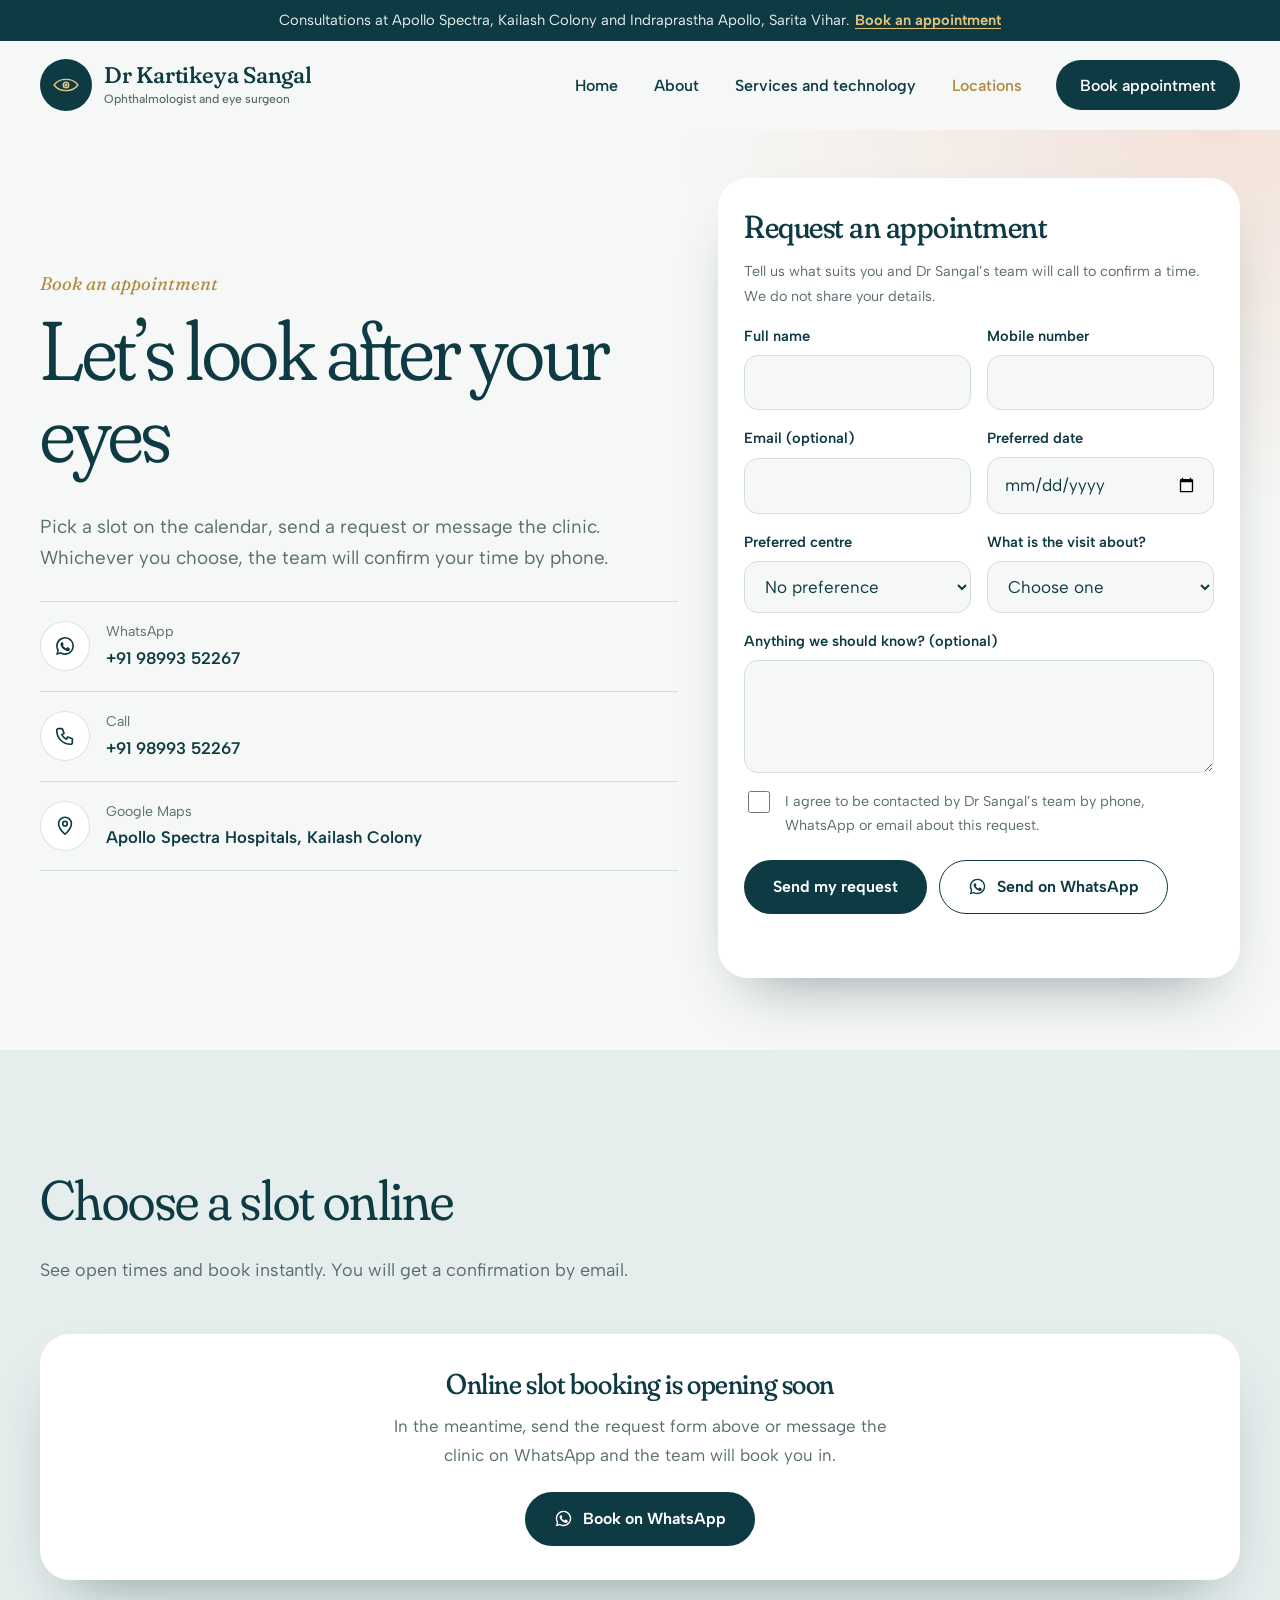
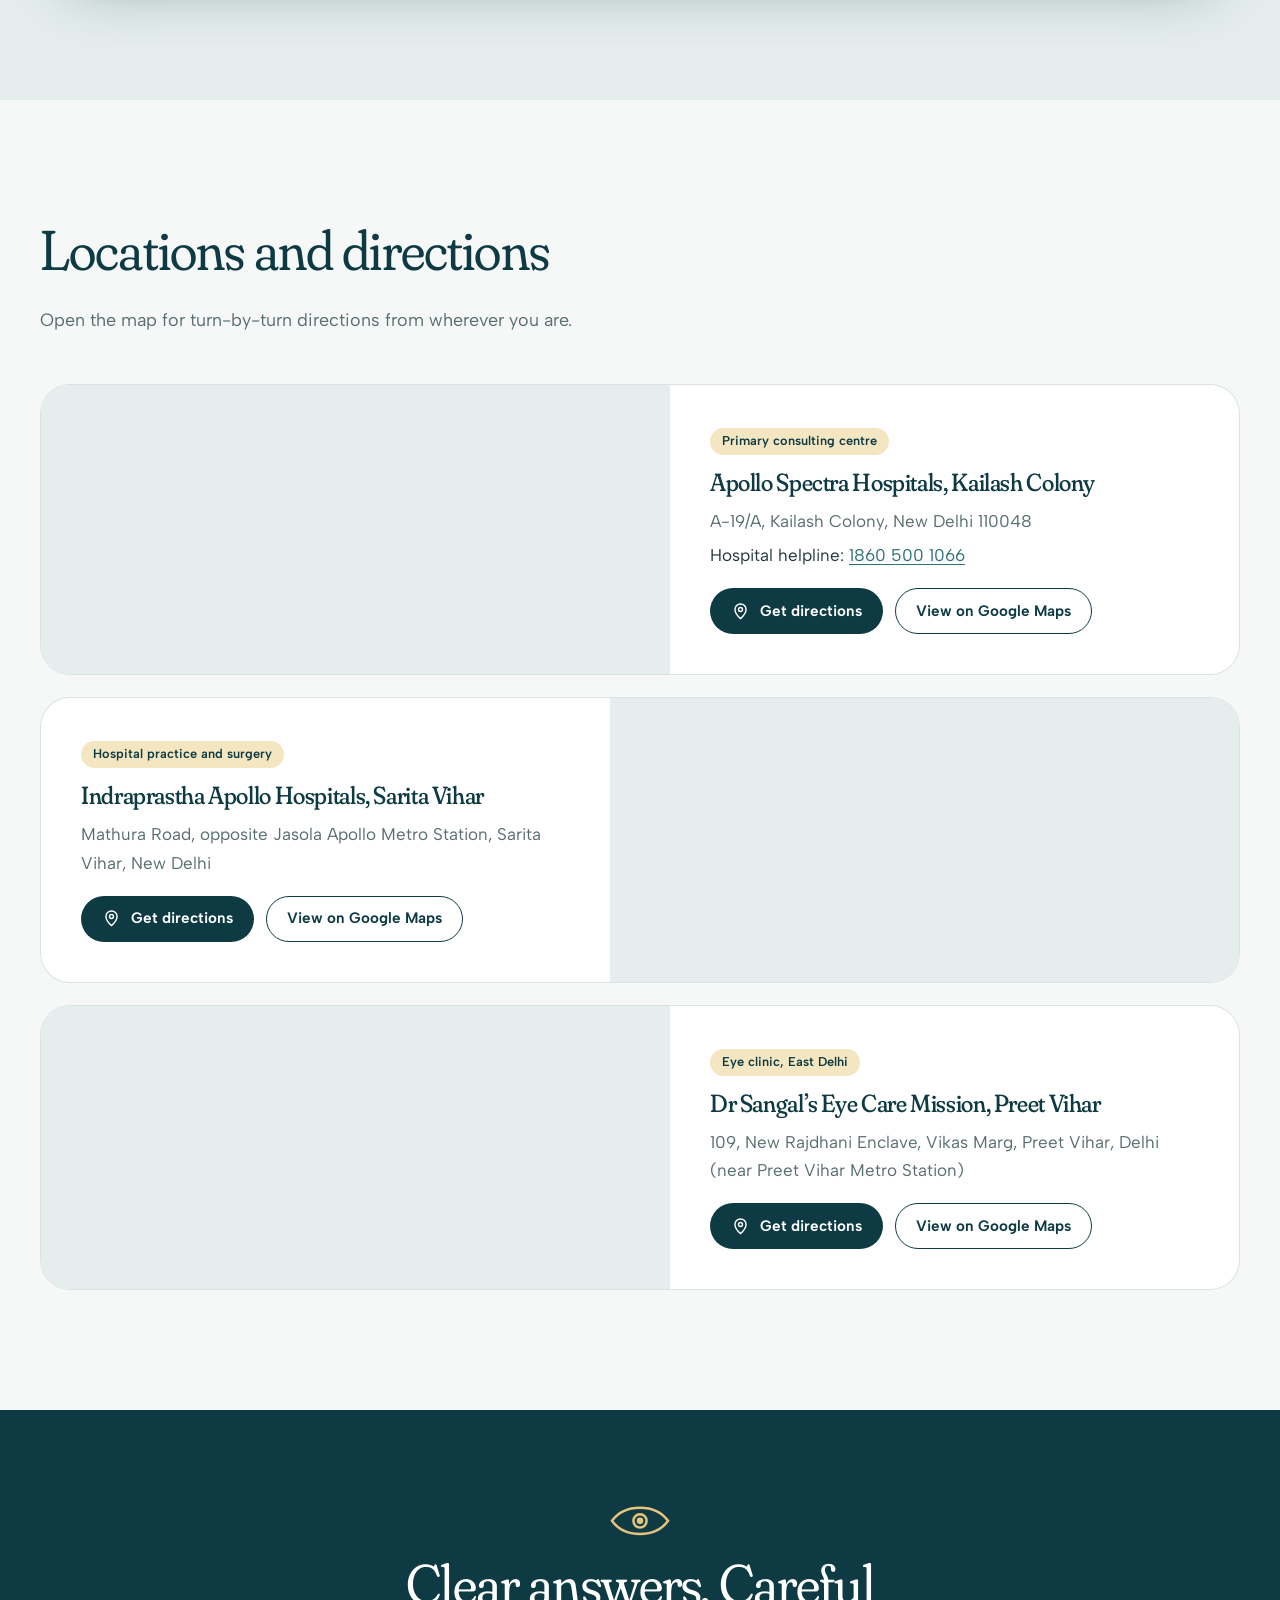
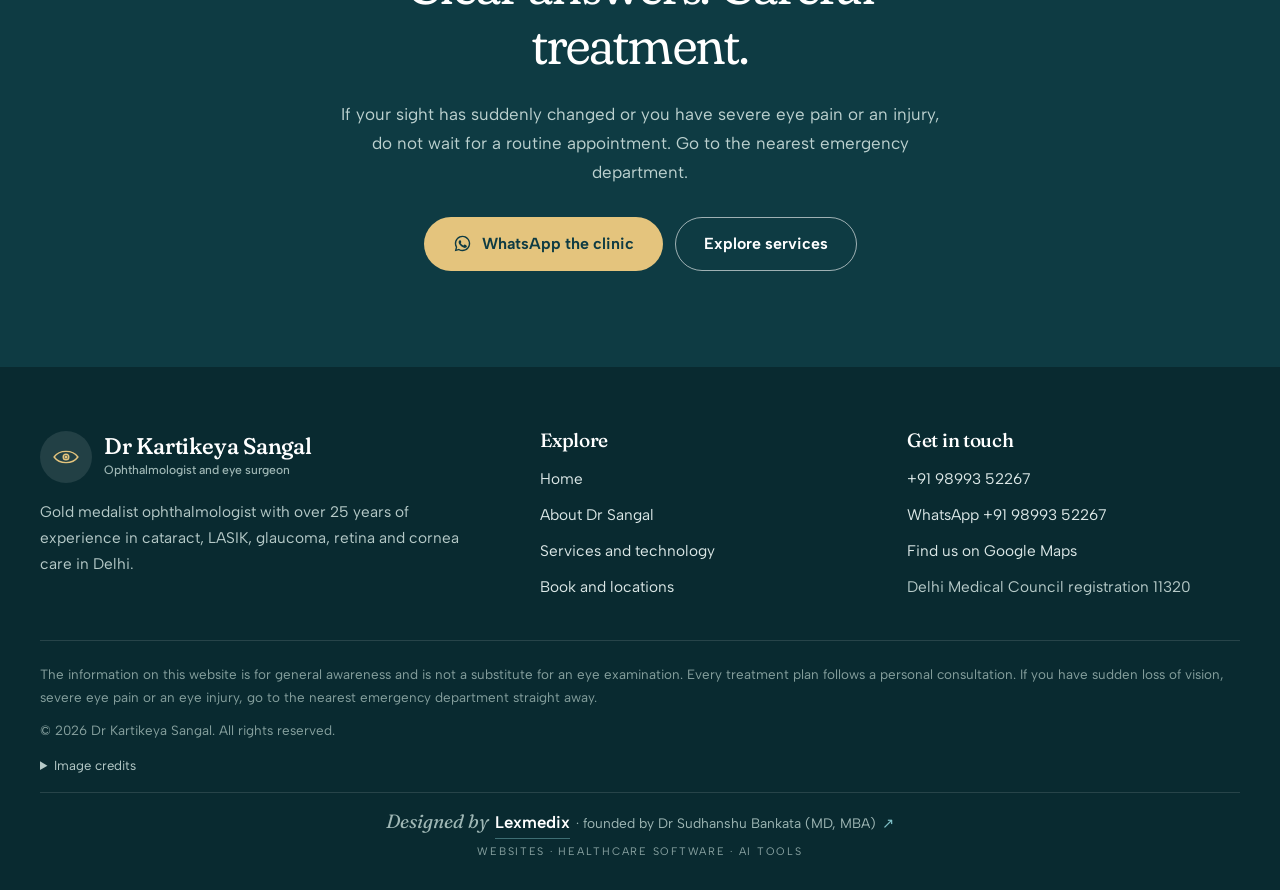
<file: book/index.html>
<!doctype html>
<html lang="en">
<head>
  <meta charset="utf-8">
  <meta name="viewport" content="width=device-width, initial-scale=1">
  <title>Book an Appointment | Dr Kartikeya Sangal, Ophthalmologist Delhi</title>
  <meta name="description" content="Book an eye appointment with Dr Kartikeya Sangal online, by WhatsApp on +91 98993 52267 or by request form. Locations at Kailash Colony, Sarita Vihar and Preet Vihar with Google Maps directions.">
  <meta name="theme-color" content="#0e3b43">
  <meta property="og:type" content="website">
  <meta property="og:site_name" content="Dr Kartikeya Sangal">
  <meta property="og:title" content="Book an Appointment | Dr Kartikeya Sangal, Ophthalmologist Delhi">
  <meta property="og:description" content="Book an eye appointment with Dr Kartikeya Sangal online, by WhatsApp on +91 98993 52267 or by request form. Locations at Kailash Colony, Sarita Vihar and Preet Vihar with Google Maps directions.">
  <meta property="og:image" content="https://drbankata.github.io/kartikeya.sangal/assets/img/og-image.jpg">
  <meta property="og:url" content="https://drbankata.github.io/kartikeya.sangal/book/">
  <meta name="twitter:card" content="summary_large_image">
  <link rel="canonical" href="https://drbankata.github.io/kartikeya.sangal/book/">
  <link rel="icon" type="image/png" href="../assets/img/favicon.png">
  <link rel="apple-touch-icon" href="../assets/img/apple-touch-icon.png">
  <link rel="preconnect" href="https://fonts.googleapis.com">
  <link rel="preconnect" href="https://fonts.gstatic.com" crossorigin>
  <link rel="stylesheet" href="https://fonts.googleapis.com/css2?family=Albert+Sans:wght@400;500;600;700&family=Fraunces:ital,opsz,wght,SOFT@0,9..144,300..600,100;1,9..144,300..500,100&display=swap">
  <link rel="stylesheet" href="../assets/css/site.css?v=80753513">
</head>
<body>
<a class="skip" href="#main">Skip to content</a>
<div class="progress" aria-hidden="true"></div>
<!-- SECTION: ANNOUNCEMENT + HEADER (duplicated on all 4 pages — change one, change all) -->
<div class="topbar">Consultations at Apollo Spectra, Kailash Colony and Indraprastha Apollo, Sarita Vihar.<a href="../book/#book">Book an appointment</a></div>
<header class="site-header">
  <div class="wrap bar">
    <a class="brand" href="../" aria-label="Dr Kartikeya Sangal home"><span class="mk"><svg viewBox="0 0 80 36" fill="none" stroke="currentColor" stroke-width="4" stroke-linecap="round" aria-hidden="true"><path d="M6 18C16 4 30 2 40 2s24 2 34 16C64 32 50 34 40 34S16 32 6 18z"/><circle cx="40" cy="18" r="8"/><circle cx="40" cy="18" r="2.5" fill="currentColor"/></svg></span><span class="nm">Dr Kartikeya Sangal<small>Ophthalmologist and eye surgeon</small></span></a>
    <button class="nav-toggle" aria-expanded="false" aria-controls="site-nav"><svg viewBox="0 0 24 24" fill="none" stroke="currentColor" stroke-width="2" stroke-linecap="round"><path d="M4 7h16M4 12h16M4 17h10"/></svg><span class="sr-only">Open menu</span></button>
    <nav class="nav" id="site-nav" aria-label="Main">
      <a href="../">Home</a><a href="../about/">About</a><a href="../services/">Services and technology</a><a href="../book/" aria-current="page">Locations</a>
      <a class="btn btn-deep" href="../book/#book">Book appointment</a>
    </nav>
  </div>
</header>

<main id="main">
<section class="phero" id="book">
  <div class="wrap">
    <div>
      <span class="note">Book an appointment</span>
      <h1>Let’s look after your eyes</h1>
      <p class="lede">Pick a slot on the calendar, send a request or message the clinic. Whichever you choose, the team will confirm your time by phone.</p>
      <ul class="ccards" style="list-style:none;padding:0">
        <li><a class="ccard" href="https://wa.me/919899352267?text=Hello%20Dr%20Sangal%2C%20I%20would%20like%20to%20book%20an%20appointment." target="_blank" rel="noopener"><span class="ic"><svg viewBox="0 0 32 32" fill="currentColor" aria-hidden="true"><path d="M16 3C8.8 3 3 8.8 3 16c0 2.3.6 4.5 1.7 6.4L3 29l6.8-1.8A13 13 0 0016 29c7.2 0 13-5.8 13-13S23.2 3 16 3zm0 23.7c-2 0-3.9-.6-5.5-1.6l-.4-.2-4 1 1.1-3.9-.3-.4A10.7 10.7 0 1116 26.7zm5.9-8c-.3-.2-1.9-.9-2.2-1s-.5-.2-.7.2-.8 1-1 1.2-.4.2-.7.1a8.7 8.7 0 01-4.3-3.8c-.3-.6.3-.5.9-1.7.1-.2 0-.4 0-.5l-1-2.3c-.2-.6-.5-.5-.7-.5h-.6c-.2 0-.6.1-.9.4s-1.2 1.2-1.2 2.9 1.2 3.4 1.4 3.6c.2.2 2.4 3.7 5.9 5.2 2.2.9 3 1 4.1.8.7-.1 1.9-.8 2.2-1.5s.3-1.4.2-1.5-.3-.2-.6-.4z"/></svg></span><span><small>WhatsApp</small><b>+91 98993 52267</b></span></a></li>
        <li><a class="ccard" href="tel:+919899352267"><span class="ic"><svg viewBox="0 0 24 24" fill="none" stroke="currentColor" stroke-width="1.8" stroke-linecap="round" stroke-linejoin="round" aria-hidden="true"><path d="M5 4h4l2 5-2.5 1.5a11 11 0 005 5L15 13l5 2v4a2 2 0 01-2 2A15 15 0 013 6a2 2 0 012-2z"/></svg></span><span><small>Call</small><b>+91 98993 52267</b></span></a></li>
        <li><a class="ccard" href="https://www.google.com/maps/place/Dr.+Kartikeya+Sangal/@28.554382,77.24078,17z/data=!3m1!4b1!4m6!3m5!1s0x390ce3cad3b86bc5:0x2c76629b6354bbf9!8m2!3d28.554382!4d77.24078!16s%2Fg%2F11gfd_m1p2" target="_blank" rel="noopener"><span class="ic"><svg viewBox="0 0 24 24" fill="none" stroke="currentColor" stroke-width="1.8" stroke-linecap="round" stroke-linejoin="round" aria-hidden="true"><path d="M12 21s7-6.2 7-11.5A7 7 0 005 9.5C5 14.8 12 21 12 21z"/><circle cx="12" cy="9.5" r="2.5"/></svg></span><span><small>Google Maps</small><b>Apollo Spectra Hospitals, Kailash Colony</b></span></a></li>
      </ul>
    </div>
    <div><form class="formcard" id="book-form" data-appointment novalidate>
  <h3>Request an appointment</h3>
  <p class="privacy">Tell us what suits you and Dr Sangal’s team will call to confirm a time. We do not share your details.</p>
  <div class="row2">
    <div class="field"><label for="f-name-b">Full name</label><input id="f-name-b" name="name" autocomplete="name" required></div>
    <div class="field"><label for="f-phone-b">Mobile number</label><input id="f-phone-b" name="phone" type="tel" inputmode="tel" autocomplete="tel" required></div>
    <div class="field"><label for="f-email-b">Email (optional)</label><input id="f-email-b" name="email" type="email" autocomplete="email"></div>
    <div class="field"><label for="f-date-b">Preferred date</label><input id="f-date-b" name="date" type="date"></div>
    <div class="field"><label for="f-loc-b">Preferred centre</label><select id="f-loc-b" name="location"><option value="">No preference</option><option>Apollo Spectra Hospitals, Kailash Colony</option><option>Indraprastha Apollo Hospitals, Sarita Vihar</option><option>Dr Sangal’s Eye Care Mission, Preet Vihar</option></select></div>
    <div class="field"><label for="f-concern-b">What is the visit about?</label><select id="f-concern-b" name="concern"><option value="">Choose one</option><option>Eye check-up and glasses</option><option>Cataract</option><option>LASIK or PRK</option><option>Glaucoma</option><option>Retina or diabetic eye care</option><option>Cornea, dry eye or infection</option><option>Child’s eyes or squint</option><option>Eyelid or pterygium</option><option>Second opinion</option><option>Something else</option></select></div>
  </div>
  <div class="field"><label for="f-msg-b">Anything we should know? (optional)</label><textarea id="f-msg-b" name="message" rows="3"></textarea></div>
  <label class="check"><input type="checkbox" required><span>I agree to be contacted by Dr Sangal’s team by phone, WhatsApp or email about this request.</span></label>
  <div class="cta-row"><button class="btn btn-deep" type="submit">Send my request</button><a class="btn btn-line" href="#" data-wa><svg viewBox="0 0 32 32" fill="currentColor" aria-hidden="true"><path d="M16 3C8.8 3 3 8.8 3 16c0 2.3.6 4.5 1.7 6.4L3 29l6.8-1.8A13 13 0 0016 29c7.2 0 13-5.8 13-13S23.2 3 16 3zm0 23.7c-2 0-3.9-.6-5.5-1.6l-.4-.2-4 1 1.1-3.9-.3-.4A10.7 10.7 0 1116 26.7zm5.9-8c-.3-.2-1.9-.9-2.2-1s-.5-.2-.7.2-.8 1-1 1.2-.4.2-.7.1a8.7 8.7 0 01-4.3-3.8c-.3-.6.3-.5.9-1.7.1-.2 0-.4 0-.5l-1-2.3c-.2-.6-.5-.5-.7-.5h-.6c-.2 0-.6.1-.9.4s-1.2 1.2-1.2 2.9 1.2 3.4 1.4 3.6c.2.2 2.4 3.7 5.9 5.2 2.2.9 3 1 4.1.8.7-.1 1.9-.8 2.2-1.5s.3-1.4.2-1.5-.3-.2-.6-.4z"/></svg> Send on WhatsApp</a></div>
  <p class="form-note" role="status" aria-live="polite"></p>
</form></div>
  </div>
</section>

<section class="section foam" id="calendar">
  <div class="wrap">
    <div class="head"><h2>Choose a slot online</h2><p>See open times and book instantly. You will get a confirmation by email.</p></div>
    <div id="cal-embed"><div class="calbox calsoon"><h3>Online slot booking is opening soon</h3><p style="max-width:48ch;margin:0 auto 22px;color:var(--muted)">In the meantime, send the request form above or message the clinic on WhatsApp and the team will book you in.</p><a class="btn btn-deep" href="https://wa.me/919899352267?text=Hello%20Dr%20Sangal%2C%20I%20would%20like%20to%20book%20an%20appointment." target="_blank" rel="noopener"><svg viewBox="0 0 32 32" fill="currentColor" aria-hidden="true"><path d="M16 3C8.8 3 3 8.8 3 16c0 2.3.6 4.5 1.7 6.4L3 29l6.8-1.8A13 13 0 0016 29c7.2 0 13-5.8 13-13S23.2 3 16 3zm0 23.7c-2 0-3.9-.6-5.5-1.6l-.4-.2-4 1 1.1-3.9-.3-.4A10.7 10.7 0 1116 26.7zm5.9-8c-.3-.2-1.9-.9-2.2-1s-.5-.2-.7.2-.8 1-1 1.2-.4.2-.7.1a8.7 8.7 0 01-4.3-3.8c-.3-.6.3-.5.9-1.7.1-.2 0-.4 0-.5l-1-2.3c-.2-.6-.5-.5-.7-.5h-.6c-.2 0-.6.1-.9.4s-1.2 1.2-1.2 2.9 1.2 3.4 1.4 3.6c.2.2 2.4 3.7 5.9 5.2 2.2.9 3 1 4.1.8.7-.1 1.9-.8 2.2-1.5s.3-1.4.2-1.5-.3-.2-.6-.4z"/></svg> Book on WhatsApp</a></div></div>
  </div>
</section>

<section class="section" id="locations">
  <div class="wrap">
    <div class="head"><h2>Locations and directions</h2><p>Open the map for turn-by-turn directions from wherever you are.</p></div>
    <div class="locs">
<article class="loc" id="spectra">
  <div class="map"><iframe src="https://www.google.com/maps?q=28.554382,77.24078&z=16&output=embed" title="Map: Apollo Spectra Hospitals, Kailash Colony" loading="lazy" referrerpolicy="no-referrer-when-downgrade" allowfullscreen></iframe></div>
  <div class="txt">
    <span class="tag">Primary consulting centre</span>
    <h3>Apollo Spectra Hospitals, Kailash Colony</h3>
    <address>A-19/A, Kailash Colony, New Delhi 110048</address>
    <p style="margin:0 0 4px">Hospital helpline: <a href="tel:18605001066">1860 500 1066</a></p>
    <div class="cta-row"><a class="btn btn-deep btn-sm" href="https://www.google.com/maps/dir/?api=1&destination=28.554382,77.24078" target="_blank" rel="noopener"><svg viewBox="0 0 24 24" fill="none" stroke="currentColor" stroke-width="1.8" stroke-linecap="round" stroke-linejoin="round" aria-hidden="true"><path d="M12 21s7-6.2 7-11.5A7 7 0 005 9.5C5 14.8 12 21 12 21z"/><circle cx="12" cy="9.5" r="2.5"/></svg> Get directions</a><a class="btn btn-line btn-sm" href="https://www.google.com/maps/place/Dr.+Kartikeya+Sangal/@28.554382,77.24078,17z/data=!3m1!4b1!4m6!3m5!1s0x390ce3cad3b86bc5:0x2c76629b6354bbf9!8m2!3d28.554382!4d77.24078!16s%2Fg%2F11gfd_m1p2" target="_blank" rel="noopener">View on Google Maps</a></div>
  </div>
</article>
<article class="loc flip" id="apollo">
  <div class="map"><iframe src="https://www.google.com/maps?q=Indraprastha+Apollo+Hospitals+Sarita+Vihar+New+Delhi&z=15&output=embed" title="Map: Indraprastha Apollo Hospitals, Sarita Vihar" loading="lazy" referrerpolicy="no-referrer-when-downgrade" allowfullscreen></iframe></div>
  <div class="txt">
    <span class="tag">Hospital practice and surgery</span>
    <h3>Indraprastha Apollo Hospitals, Sarita Vihar</h3>
    <address>Mathura Road, opposite Jasola Apollo Metro Station, Sarita Vihar, New Delhi</address>
    
    <div class="cta-row"><a class="btn btn-deep btn-sm" href="https://www.google.com/maps/dir/?api=1&destination=Indraprastha+Apollo+Hospitals+Sarita+Vihar+New+Delhi" target="_blank" rel="noopener"><svg viewBox="0 0 24 24" fill="none" stroke="currentColor" stroke-width="1.8" stroke-linecap="round" stroke-linejoin="round" aria-hidden="true"><path d="M12 21s7-6.2 7-11.5A7 7 0 005 9.5C5 14.8 12 21 12 21z"/><circle cx="12" cy="9.5" r="2.5"/></svg> Get directions</a><a class="btn btn-line btn-sm" href="https://www.google.com/maps/search/?api=1&query=Indraprastha+Apollo+Hospitals+Sarita+Vihar+New+Delhi" target="_blank" rel="noopener">View on Google Maps</a></div>
  </div>
</article>
<article class="loc" id="mission">
  <div class="map"><iframe src="https://www.google.com/maps?q=Dr.+Sangal%27s+Eye+Care+Mission+Preet+Vihar+Delhi&z=15&output=embed" title="Map: Dr Sangal’s Eye Care Mission, Preet Vihar" loading="lazy" referrerpolicy="no-referrer-when-downgrade" allowfullscreen></iframe></div>
  <div class="txt">
    <span class="tag">Eye clinic, East Delhi</span>
    <h3>Dr Sangal’s Eye Care Mission, Preet Vihar</h3>
    <address>109, New Rajdhani Enclave, Vikas Marg, Preet Vihar, Delhi (near Preet Vihar Metro Station)</address>
    
    <div class="cta-row"><a class="btn btn-deep btn-sm" href="https://www.google.com/maps/dir/?api=1&destination=Dr.+Sangal%27s+Eye+Care+Mission+Preet+Vihar+Delhi" target="_blank" rel="noopener"><svg viewBox="0 0 24 24" fill="none" stroke="currentColor" stroke-width="1.8" stroke-linecap="round" stroke-linejoin="round" aria-hidden="true"><path d="M12 21s7-6.2 7-11.5A7 7 0 005 9.5C5 14.8 12 21 12 21z"/><circle cx="12" cy="9.5" r="2.5"/></svg> Get directions</a><a class="btn btn-line btn-sm" href="https://www.google.com/maps/search/?api=1&query=Dr.+Sangal%27s+Eye+Care+Mission+Preet+Vihar+Delhi" target="_blank" rel="noopener">View on Google Maps</a></div>
  </div>
</article>
    </div>
  </div>
</section>

<section class="closing">
  <div class="wrap">
    <svg class="loop-mark" viewBox="0 0 80 36" fill="none" stroke="currentColor" stroke-width="3" stroke-linecap="round" aria-hidden="true"><path d="M6 18C16 4 30 2 40 2s24 2 34 16C64 32 50 34 40 34S16 32 6 18z"/><circle cx="40" cy="18" r="8"/><circle cx="40" cy="18" r="2.5" fill="currentColor"/></svg>
    <h2>Clear answers. Careful treatment.</h2>
    <p>If your sight has suddenly changed or you have severe eye pain or an injury, do not wait for a routine appointment. Go to the nearest emergency department.</p>
    <div class="cta-row"><a class="btn btn-sun" href="https://wa.me/919899352267?text=Hello%20Dr%20Sangal%2C%20I%20would%20like%20to%20book%20an%20appointment." target="_blank" rel="noopener"><svg viewBox="0 0 32 32" fill="currentColor" aria-hidden="true"><path d="M16 3C8.8 3 3 8.8 3 16c0 2.3.6 4.5 1.7 6.4L3 29l6.8-1.8A13 13 0 0016 29c7.2 0 13-5.8 13-13S23.2 3 16 3zm0 23.7c-2 0-3.9-.6-5.5-1.6l-.4-.2-4 1 1.1-3.9-.3-.4A10.7 10.7 0 1116 26.7zm5.9-8c-.3-.2-1.9-.9-2.2-1s-.5-.2-.7.2-.8 1-1 1.2-.4.2-.7.1a8.7 8.7 0 01-4.3-3.8c-.3-.6.3-.5.9-1.7.1-.2 0-.4 0-.5l-1-2.3c-.2-.6-.5-.5-.7-.5h-.6c-.2 0-.6.1-.9.4s-1.2 1.2-1.2 2.9 1.2 3.4 1.4 3.6c.2.2 2.4 3.7 5.9 5.2 2.2.9 3 1 4.1.8.7-.1 1.9-.8 2.2-1.5s.3-1.4.2-1.5-.3-.2-.6-.4z"/></svg> WhatsApp the clinic</a><a class="btn btn-light" href="../services/">Explore services</a></div>
  </div>
</section>
</main>
<!-- SECTION: FOOTER (duplicated on all 4 pages — change one, change all) -->
<footer class="site-footer">
  <div class="wrap">
    <div class="fgrid">
      <div>
        <a class="brand" href="../" aria-label="Dr Kartikeya Sangal home"><span class="mk"><svg viewBox="0 0 80 36" fill="none" stroke="currentColor" stroke-width="4" stroke-linecap="round" aria-hidden="true"><path d="M6 18C16 4 30 2 40 2s24 2 34 16C64 32 50 34 40 34S16 32 6 18z"/><circle cx="40" cy="18" r="8"/><circle cx="40" cy="18" r="2.5" fill="currentColor"/></svg></span><span class="nm">Dr Kartikeya Sangal<small>Ophthalmologist and eye surgeon</small></span></a>
        <p style="max-width:42ch">Gold medalist ophthalmologist with over 25 years of experience in cataract, LASIK, glaucoma, retina and cornea care in Delhi.</p>
      </div>
      <div>
        <h4>Explore</h4>
        <ul>
          <li><a href="../">Home</a></li>
          <li><a href="../about/">About Dr Sangal</a></li>
          <li><a href="../services/">Services and technology</a></li>
          <li><a href="../book/">Book and locations</a></li>
        </ul>
      </div>
      <div>
        <h4>Get in touch</h4>
        <ul>
          <li><a href="tel:+919899352267">+91 98993 52267</a></li>
          <li><a href="https://wa.me/919899352267" rel="noopener">WhatsApp +91 98993 52267</a></li>
          <li><a href="https://www.google.com/maps/place/Dr.+Kartikeya+Sangal/@28.554382,77.24078,17z/data=!3m1!4b1!4m6!3m5!1s0x390ce3cad3b86bc5:0x2c76629b6354bbf9!8m2!3d28.554382!4d77.24078!16s%2Fg%2F11gfd_m1p2" rel="noopener" target="_blank">Find us on Google Maps</a></li>
          <li>Delhi Medical Council registration 11320</li>
        </ul>
      </div>
    </div>
    <div class="fine">
      <p>The information on this website is for general awareness and is not a substitute for an eye examination. Every treatment plan follows a personal consultation. If you have sudden loss of vision, severe eye pain or an eye injury, go to the nearest emergency department straight away.</p>
      <p>&copy; <span data-year>2026</span> Dr Kartikeya Sangal. All rights reserved.</p>
      <details class="credits"><summary>Image credits</summary>
        <ul>
          <li>Surgeon at an operating microscope and operating-room microscope photographs: U.S. Air Force photos, public domain (via Wikimedia Commons).</li>
          <li>Retinal photograph: Mikael Häggström, CC0 (Wikimedia Commons).</li>
          <li>Phoropter: Frank C. Müller, CC BY-SA 3.0 (Wikimedia Commons).</li>
          <li>Retinal camera: Jason Ruck, CC BY-SA 3.0 (Wikimedia Commons).</li>
          <li>Autorefractor: Nenad Stojkovic, CC BY 2.0 (Wikimedia Commons).</li>
          <li>Slit-lamp examination: Jeeva Muthuramalingam, CC BY-SA 4.0 (Wikimedia Commons).</li>
          <li>Equipment pictures are illustrative of the type of technology used in modern eye care. Dr Sangal’s portrait is his own.</li>
        </ul>
      </details>
    </div>
  <div class="made-by"><a class="mb" href="https://lexmedix.in/services/" target="_blank" rel="noopener"><span class="mb-main"><span class="mb-pre">Designed by</span> <span class="mb-name">Lexmedix</span> <span class="mb-cred"><span class="mb-dot" aria-hidden="true">&middot; </span><span class="mb-sr">, </span>founded by Dr Sudhanshu Bankata (MD, MBA)</span><span class="mb-arrow" aria-hidden="true">&#8599;</span></span><span class="mb-sr">, </span><span class="mb-sub">Websites &middot; Healthcare software &middot; AI tools</span><span class="mb-sr"> (opens in a new tab)</span></a></div>
</div>
</footer>
<a class="wa" href="https://wa.me/919899352267?text=Hello%20Dr%20Sangal%2C%20I%20would%20like%20to%20book%20an%20appointment." rel="noopener" aria-label="Chat on WhatsApp"><svg viewBox="0 0 32 32" fill="currentColor" aria-hidden="true"><path d="M16 3C8.8 3 3 8.8 3 16c0 2.3.6 4.5 1.7 6.4L3 29l6.8-1.8A13 13 0 0016 29c7.2 0 13-5.8 13-13S23.2 3 16 3zm0 23.7c-2 0-3.9-.6-5.5-1.6l-.4-.2-4 1 1.1-3.9-.3-.4A10.7 10.7 0 1116 26.7zm5.9-8c-.3-.2-1.9-.9-2.2-1s-.5-.2-.7.2-.8 1-1 1.2-.4.2-.7.1a8.7 8.7 0 01-4.3-3.8c-.3-.6.3-.5.9-1.7.1-.2 0-.4 0-.5l-1-2.3c-.2-.6-.5-.5-.7-.5h-.6c-.2 0-.6.1-.9.4s-1.2 1.2-1.2 2.9 1.2 3.4 1.4 3.6c.2.2 2.4 3.7 5.9 5.2 2.2.9 3 1 4.1.8.7-.1 1.9-.8 2.2-1.5s.3-1.4.2-1.5-.3-.2-.6-.4z"/></svg><span>WhatsApp</span></a>
<button class="to-top" aria-label="Back to top"><svg viewBox="0 0 24 24" fill="none" stroke="currentColor" stroke-width="2" stroke-linecap="round" stroke-linejoin="round"><path d="M12 19V5M5 12l7-7 7 7"/></svg></button>
<script src="../assets/js/site.js" defer></script>
</body>
</html>
</file>
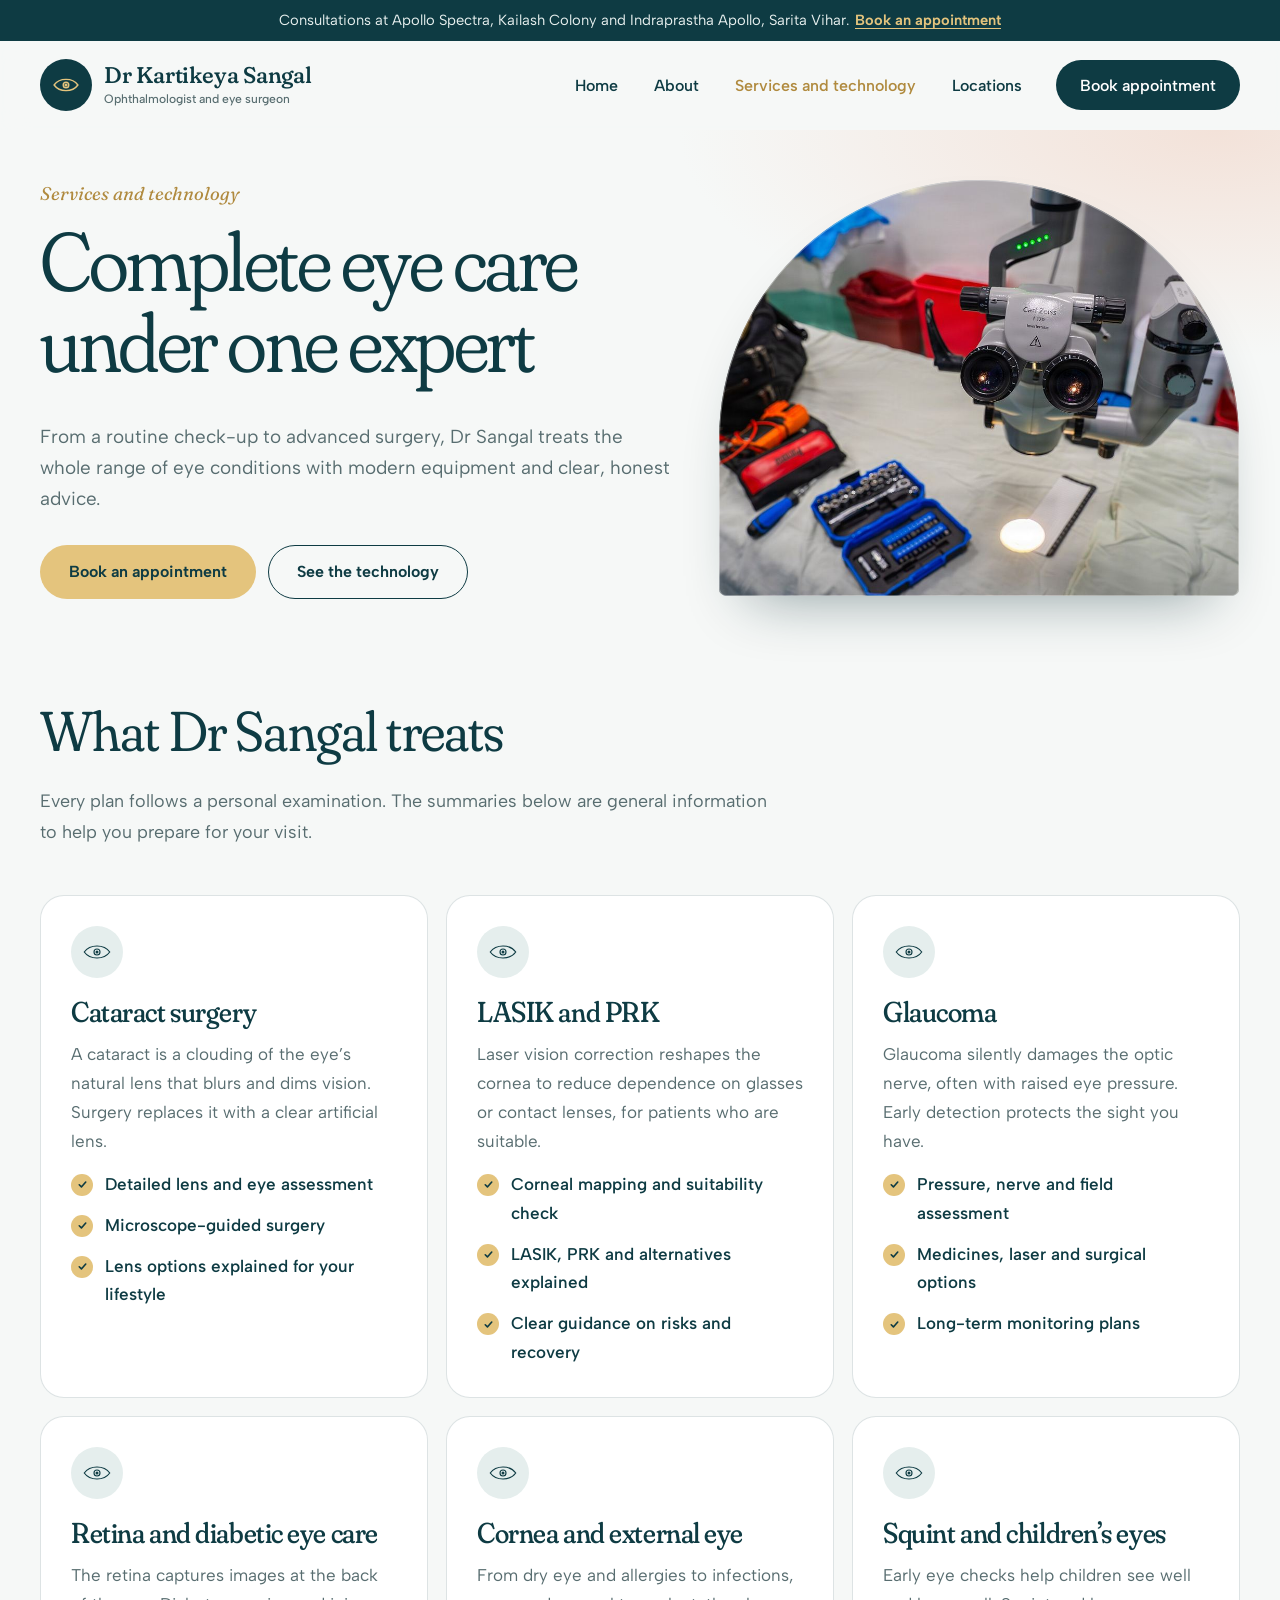
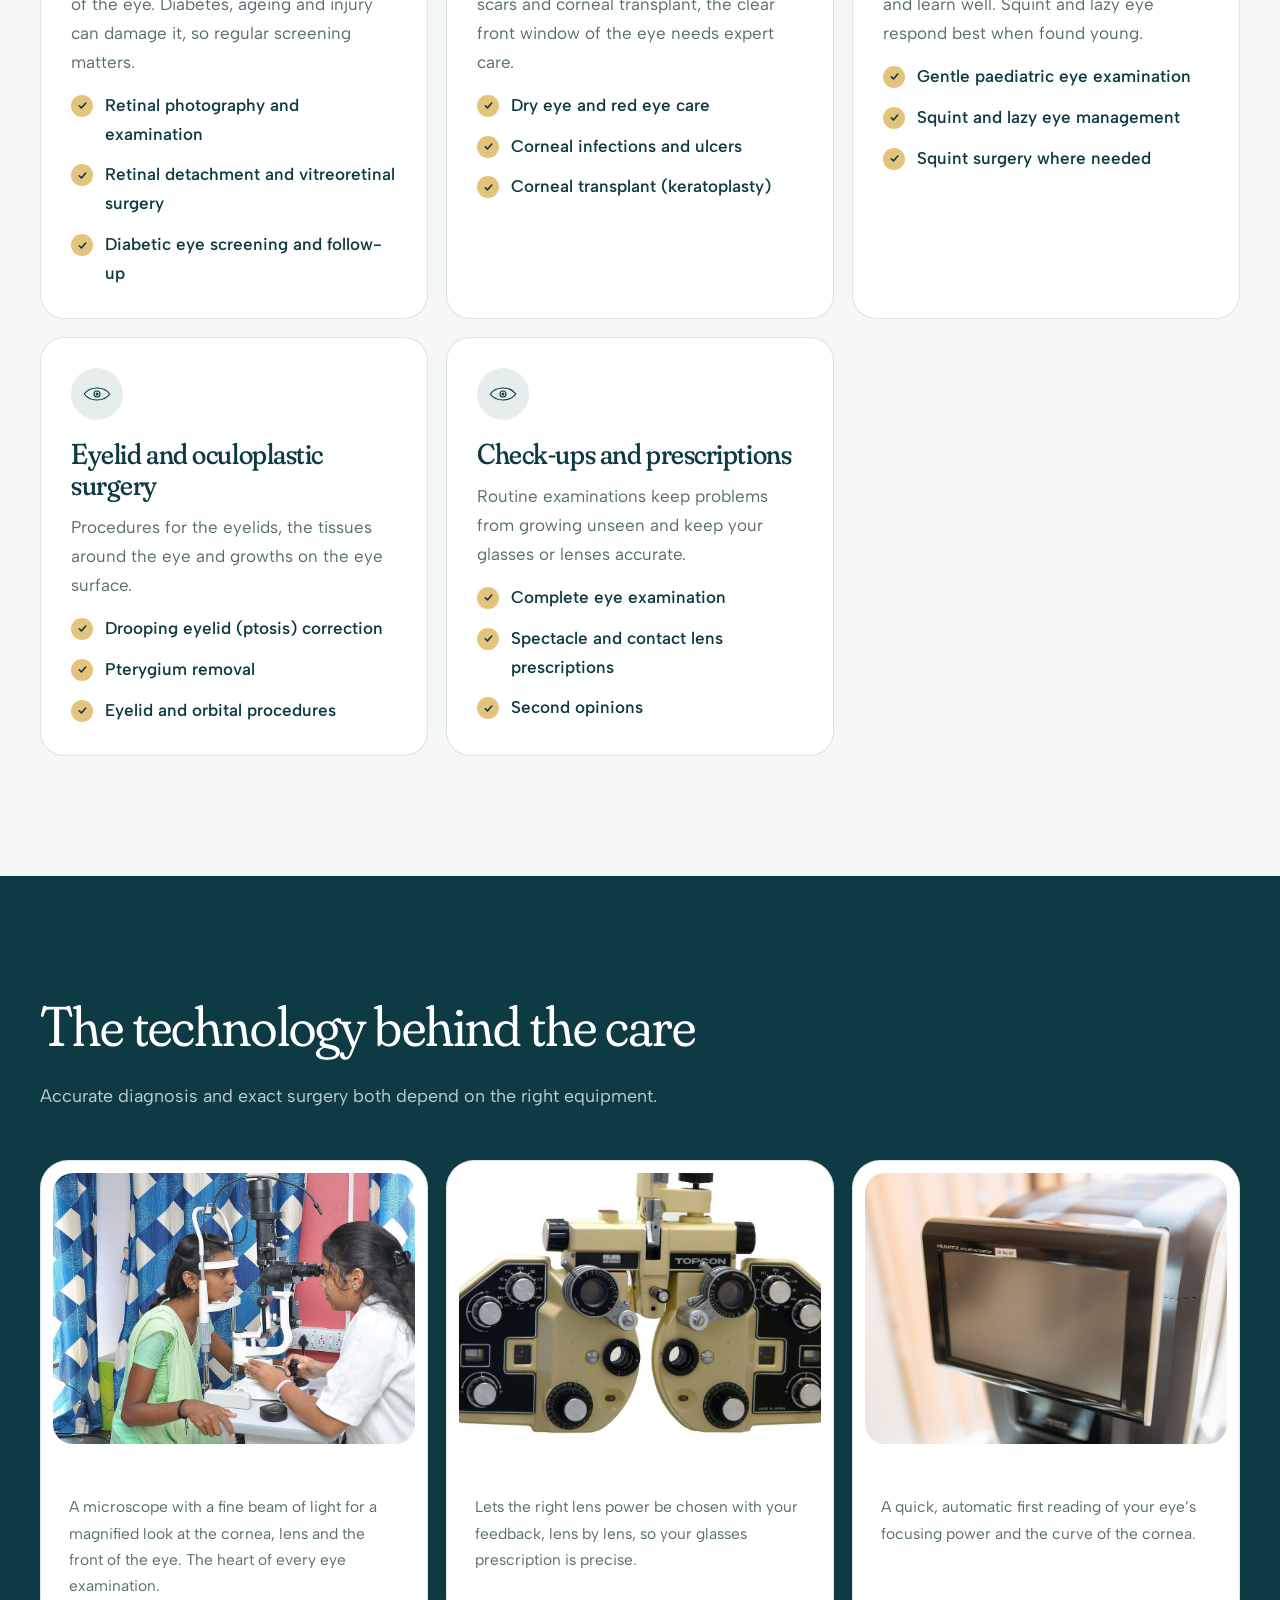
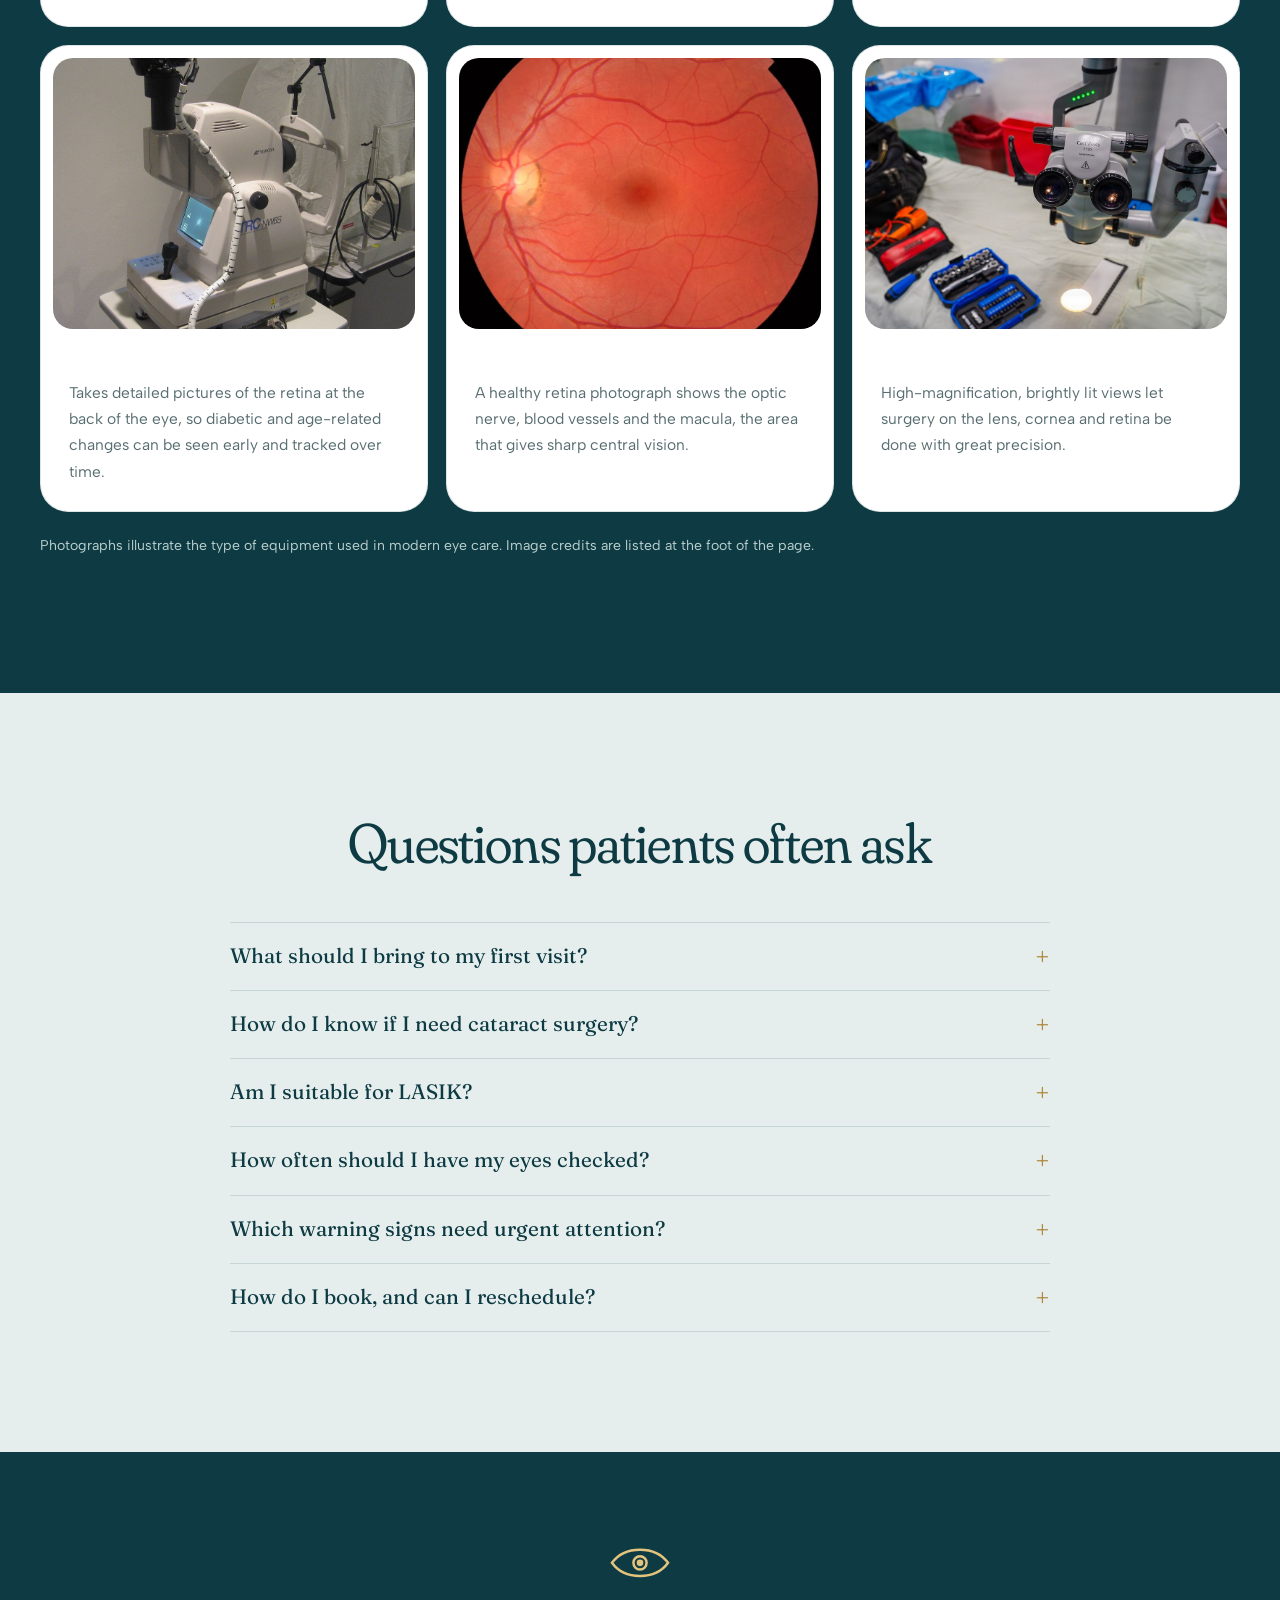
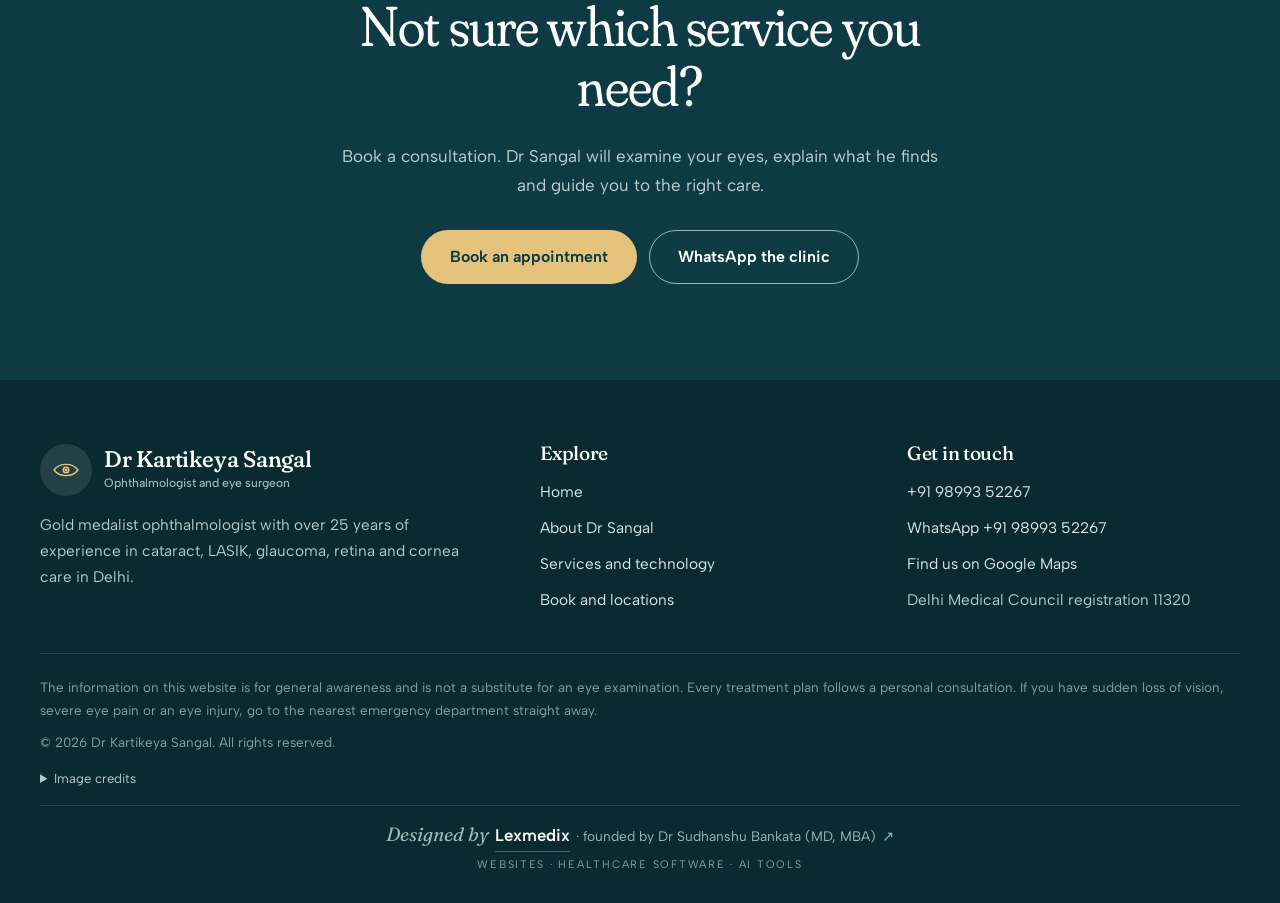
<file: services/index.html>
<!doctype html>
<html lang="en">
<head>
  <meta charset="utf-8">
  <meta name="viewport" content="width=device-width, initial-scale=1">
  <title>Eye Care Services and Technology | Dr Kartikeya Sangal, Delhi</title>
  <meta name="description" content="Cataract surgery, LASIK, glaucoma, retina, cornea, squint and eyelid care with modern diagnostic and surgical technology. Dr Kartikeya Sangal, ophthalmologist in Delhi.">
  <meta name="theme-color" content="#0e3b43">
  <meta property="og:type" content="website">
  <meta property="og:site_name" content="Dr Kartikeya Sangal">
  <meta property="og:title" content="Eye Care Services and Technology | Dr Kartikeya Sangal, Delhi">
  <meta property="og:description" content="Cataract surgery, LASIK, glaucoma, retina, cornea, squint and eyelid care with modern diagnostic and surgical technology. Dr Kartikeya Sangal, ophthalmologist in Delhi.">
  <meta property="og:image" content="https://drbankata.github.io/kartikeya.sangal/assets/img/og-image.jpg">
  <meta property="og:url" content="https://drbankata.github.io/kartikeya.sangal/services/">
  <meta name="twitter:card" content="summary_large_image">
  <link rel="canonical" href="https://drbankata.github.io/kartikeya.sangal/services/">
  <link rel="icon" type="image/png" href="../assets/img/favicon.png">
  <link rel="apple-touch-icon" href="../assets/img/apple-touch-icon.png">
  <link rel="preconnect" href="https://fonts.googleapis.com">
  <link rel="preconnect" href="https://fonts.gstatic.com" crossorigin>
  <link rel="stylesheet" href="https://fonts.googleapis.com/css2?family=Albert+Sans:wght@400;500;600;700&family=Fraunces:ital,opsz,wght,SOFT@0,9..144,300..600,100;1,9..144,300..500,100&display=swap">
  <link rel="stylesheet" href="../assets/css/site.css?v=80753513">
</head>
<body>
<a class="skip" href="#main">Skip to content</a>
<div class="progress" aria-hidden="true"></div>
<!-- SECTION: ANNOUNCEMENT + HEADER (duplicated on all 4 pages — change one, change all) -->
<div class="topbar">Consultations at Apollo Spectra, Kailash Colony and Indraprastha Apollo, Sarita Vihar.<a href="../book/#book">Book an appointment</a></div>
<header class="site-header">
  <div class="wrap bar">
    <a class="brand" href="../" aria-label="Dr Kartikeya Sangal home"><span class="mk"><svg viewBox="0 0 80 36" fill="none" stroke="currentColor" stroke-width="4" stroke-linecap="round" aria-hidden="true"><path d="M6 18C16 4 30 2 40 2s24 2 34 16C64 32 50 34 40 34S16 32 6 18z"/><circle cx="40" cy="18" r="8"/><circle cx="40" cy="18" r="2.5" fill="currentColor"/></svg></span><span class="nm">Dr Kartikeya Sangal<small>Ophthalmologist and eye surgeon</small></span></a>
    <button class="nav-toggle" aria-expanded="false" aria-controls="site-nav"><svg viewBox="0 0 24 24" fill="none" stroke="currentColor" stroke-width="2" stroke-linecap="round"><path d="M4 7h16M4 12h16M4 17h10"/></svg><span class="sr-only">Open menu</span></button>
    <nav class="nav" id="site-nav" aria-label="Main">
      <a href="../">Home</a><a href="../about/">About</a><a href="../services/" aria-current="page">Services and technology</a><a href="../book/">Locations</a>
      <a class="btn btn-deep" href="../book/#book">Book appointment</a>
    </nav>
  </div>
</header>

<main id="main">
<section class="phero">
  <div class="wrap">
    <div>
      <span class="note">Services and technology</span>
      <h1>Complete eye care under one expert</h1>
      <p class="lede">From a routine check-up to advanced surgery, Dr Sangal treats the whole range of eye conditions with modern equipment and clear, honest advice.</p>
      <div class="cta-row"><a class="btn btn-sun" href="../book/#book">Book an appointment</a><a class="btn btn-line" href="#technology">See the technology</a></div>
    </div>
    <div class="arch"><img src="../assets/img/eq-microscope.jpg" alt="A surgical operating microscope in an eye operating room" width="1000" height="914" fetchpriority="high"></div>
  </div>
</section>

<section class="section" style="padding-top:30px">
  <div class="wrap">
    <div class="head"><h2>What Dr Sangal treats</h2><p>Every plan follows a personal examination. The summaries below are general information to help you prepare for your visit.</p></div>
    <div class="feat" style="grid-template-columns:repeat(auto-fit,minmax(min(100%,300px),1fr))">
<article class="fcard"><div class="ic"><svg style="width:30px;height:14px" viewBox="0 0 80 36" fill="none" stroke="currentColor" stroke-width="3" stroke-linecap="round" aria-hidden="true"><path d="M6 18C16 4 30 2 40 2s24 2 34 16C64 32 50 34 40 34S16 32 6 18z"/><circle cx="40" cy="18" r="8"/><circle cx="40" cy="18" r="2.5" fill="currentColor"/></svg></div><h3>Cataract surgery</h3><p>A cataract is a clouding of the eye’s natural lens that blurs and dims vision. Surgery replaces it with a clear artificial lens.</p><ul class="checks" style="margin:0"><li>Detailed lens and eye assessment</li><li>Microscope-guided surgery</li><li>Lens options explained for your lifestyle</li></ul></article>
<article class="fcard"><div class="ic"><svg style="width:30px;height:14px" viewBox="0 0 80 36" fill="none" stroke="currentColor" stroke-width="3" stroke-linecap="round" aria-hidden="true"><path d="M6 18C16 4 30 2 40 2s24 2 34 16C64 32 50 34 40 34S16 32 6 18z"/><circle cx="40" cy="18" r="8"/><circle cx="40" cy="18" r="2.5" fill="currentColor"/></svg></div><h3>LASIK and PRK</h3><p>Laser vision correction reshapes the cornea to reduce dependence on glasses or contact lenses, for patients who are suitable.</p><ul class="checks" style="margin:0"><li>Corneal mapping and suitability check</li><li>LASIK, PRK and alternatives explained</li><li>Clear guidance on risks and recovery</li></ul></article>
<article class="fcard"><div class="ic"><svg style="width:30px;height:14px" viewBox="0 0 80 36" fill="none" stroke="currentColor" stroke-width="3" stroke-linecap="round" aria-hidden="true"><path d="M6 18C16 4 30 2 40 2s24 2 34 16C64 32 50 34 40 34S16 32 6 18z"/><circle cx="40" cy="18" r="8"/><circle cx="40" cy="18" r="2.5" fill="currentColor"/></svg></div><h3>Glaucoma</h3><p>Glaucoma silently damages the optic nerve, often with raised eye pressure. Early detection protects the sight you have.</p><ul class="checks" style="margin:0"><li>Pressure, nerve and field assessment</li><li>Medicines, laser and surgical options</li><li>Long-term monitoring plans</li></ul></article>
<article class="fcard"><div class="ic"><svg style="width:30px;height:14px" viewBox="0 0 80 36" fill="none" stroke="currentColor" stroke-width="3" stroke-linecap="round" aria-hidden="true"><path d="M6 18C16 4 30 2 40 2s24 2 34 16C64 32 50 34 40 34S16 32 6 18z"/><circle cx="40" cy="18" r="8"/><circle cx="40" cy="18" r="2.5" fill="currentColor"/></svg></div><h3>Retina and diabetic eye care</h3><p>The retina captures images at the back of the eye. Diabetes, ageing and injury can damage it, so regular screening matters.</p><ul class="checks" style="margin:0"><li>Retinal photography and examination</li><li>Retinal detachment and vitreoretinal surgery</li><li>Diabetic eye screening and follow-up</li></ul></article>
<article class="fcard"><div class="ic"><svg style="width:30px;height:14px" viewBox="0 0 80 36" fill="none" stroke="currentColor" stroke-width="3" stroke-linecap="round" aria-hidden="true"><path d="M6 18C16 4 30 2 40 2s24 2 34 16C64 32 50 34 40 34S16 32 6 18z"/><circle cx="40" cy="18" r="8"/><circle cx="40" cy="18" r="2.5" fill="currentColor"/></svg></div><h3>Cornea and external eye</h3><p>From dry eye and allergies to infections, scars and corneal transplant, the clear front window of the eye needs expert care.</p><ul class="checks" style="margin:0"><li>Dry eye and red eye care</li><li>Corneal infections and ulcers</li><li>Corneal transplant (keratoplasty)</li></ul></article>
<article class="fcard"><div class="ic"><svg style="width:30px;height:14px" viewBox="0 0 80 36" fill="none" stroke="currentColor" stroke-width="3" stroke-linecap="round" aria-hidden="true"><path d="M6 18C16 4 30 2 40 2s24 2 34 16C64 32 50 34 40 34S16 32 6 18z"/><circle cx="40" cy="18" r="8"/><circle cx="40" cy="18" r="2.5" fill="currentColor"/></svg></div><h3>Squint and children’s eyes</h3><p>Early eye checks help children see well and learn well. Squint and lazy eye respond best when found young.</p><ul class="checks" style="margin:0"><li>Gentle paediatric eye examination</li><li>Squint and lazy eye management</li><li>Squint surgery where needed</li></ul></article>
<article class="fcard"><div class="ic"><svg style="width:30px;height:14px" viewBox="0 0 80 36" fill="none" stroke="currentColor" stroke-width="3" stroke-linecap="round" aria-hidden="true"><path d="M6 18C16 4 30 2 40 2s24 2 34 16C64 32 50 34 40 34S16 32 6 18z"/><circle cx="40" cy="18" r="8"/><circle cx="40" cy="18" r="2.5" fill="currentColor"/></svg></div><h3>Eyelid and oculoplastic surgery</h3><p>Procedures for the eyelids, the tissues around the eye and growths on the eye surface.</p><ul class="checks" style="margin:0"><li>Drooping eyelid (ptosis) correction</li><li>Pterygium removal</li><li>Eyelid and orbital procedures</li></ul></article>
<article class="fcard"><div class="ic"><svg style="width:30px;height:14px" viewBox="0 0 80 36" fill="none" stroke="currentColor" stroke-width="3" stroke-linecap="round" aria-hidden="true"><path d="M6 18C16 4 30 2 40 2s24 2 34 16C64 32 50 34 40 34S16 32 6 18z"/><circle cx="40" cy="18" r="8"/><circle cx="40" cy="18" r="2.5" fill="currentColor"/></svg></div><h3>Check-ups and prescriptions</h3><p>Routine examinations keep problems from growing unseen and keep your glasses or lenses accurate.</p><ul class="checks" style="margin:0"><li>Complete eye examination</li><li>Spectacle and contact lens prescriptions</li><li>Second opinions</li></ul></article>
    </div>
  </div>
</section>

<section class="section deep" id="technology">
  <div class="wrap">
    <div class="head"><h2>The technology behind the care</h2><p>Accurate diagnosis and exact surgery both depend on the right equipment.</p></div>
    <div class="eqgrid">
<article class="eq"><div class="ph"><img src="../assets/img/eq-slit-lamp.jpg" alt="A patient having an eye examination on a slit lamp" width="1000" height="750" loading="lazy"></div><h3>The slit lamp</h3><p>A microscope with a fine beam of light for a magnified look at the cornea, lens and the front of the eye. The heart of every eye examination.</p></article>
<article class="eq"><div class="ph"><img src="../assets/img/eq-phoropter.jpg" alt="A Topcon phoropter used to measure spectacle prescriptions" width="1000" height="750" loading="lazy"></div><h3>The phoropter</h3><p>Lets the right lens power be chosen with your feedback, lens by lens, so your glasses prescription is precise.</p></article>
<article class="eq"><div class="ph"><img src="../assets/img/eq-autorefractor.jpg" alt="An automatic refractometer for eye examination" width="1000" height="750" loading="lazy"></div><h3>Auto-refractor</h3><p>A quick, automatic first reading of your eye’s focusing power and the curve of the cornea.</p></article>
<article class="eq"><div class="ph"><img src="../assets/img/eq-fundus-camera.jpg" alt="A retinal fundus camera on its stand" width="1000" height="750" loading="lazy"></div><h3>Retinal camera</h3><p>Takes detailed pictures of the retina at the back of the eye, so diabetic and age-related changes can be seen early and tracked over time.</p></article>
<article class="eq"><div class="ph"><img src="../assets/img/retina.jpg" alt="Fundus photograph of a healthy human retina" width="1000" height="750" loading="lazy"></div><h3>The retina, up close</h3><p>A healthy retina photograph shows the optic nerve, blood vessels and the macula, the area that gives sharp central vision.</p></article>
<article class="eq"><div class="ph"><img src="../assets/img/eq-microscope.jpg" alt="An ophthalmic surgical operating microscope in an operating room" width="1000" height="750" loading="lazy"></div><h3>The operating microscope</h3><p>High-magnification, brightly lit views let surgery on the lens, cornea and retina be done with great precision.</p></article>
    </div>
    <p class="fine-note" style="color:#bcd1cf">Photographs illustrate the type of equipment used in modern eye care. Image credits are listed at the foot of the page.</p>
  </div>
</section>

<section class="section foam">
  <div class="wrap">
    <div class="head center"><h2>Questions patients often ask</h2></div>
    <div class="faq"><details><summary>What should I bring to my first visit?</summary><p>Bring any previous prescriptions, spectacles or contact lenses you use, a list of your medicines and any earlier eye reports or scans. If you have diabetes or high blood pressure, bring your recent test results too. Plan for a longer visit if you may need your pupils dilated, and arrange for someone to travel with you because vision can be blurred for a few hours afterwards.</p></details><details><summary>How do I know if I need cataract surgery?</summary><p>A cataract is a clouding of the eye’s natural lens. It is time to talk about surgery when blurred or dim vision starts to get in the way of reading, driving or everyday tasks. Dr Sangal examines the eye, explains what he finds and recommends surgery only when it will help you.</p></details><details><summary>Am I suitable for LASIK?</summary><p>Suitability depends on your prescription, the shape and thickness of your cornea, the health of your eyes and how stable your vision has been. A detailed assessment comes first. If LASIK is not right for you, there are other options such as PRK, and you will be told plainly.</p></details><details><summary>How often should I have my eyes checked?</summary><p>Adults with no symptoms benefit from a check-up every one to two years. Come more often if you have diabetes, glaucoma in the family, high spectacle numbers or are over 40. Children should have an eye check before school age, and sooner if you notice squinting, tilting of the head or sitting very close to screens.</p></details><details><summary>Which warning signs need urgent attention?</summary><p>Sudden loss or dimming of vision, a curtain or shadow across your sight, new flashes or a shower of floaters, severe eye pain, a chemical splash or an eye injury need urgent assessment. Go to an emergency department or call the clinic immediately rather than waiting for a routine appointment.</p></details><details><summary>How do I book, and can I reschedule?</summary><p>Choose a slot on the booking calendar, send the request form, or message the clinic on WhatsApp at +91 98993 52267. Our team will confirm the time by phone and can reschedule if your plans change.</p></details></div>
  </div>
</section>

<section class="closing">
  <div class="wrap">
    <svg class="loop-mark" viewBox="0 0 80 36" fill="none" stroke="currentColor" stroke-width="3" stroke-linecap="round" aria-hidden="true"><path d="M6 18C16 4 30 2 40 2s24 2 34 16C64 32 50 34 40 34S16 32 6 18z"/><circle cx="40" cy="18" r="8"/><circle cx="40" cy="18" r="2.5" fill="currentColor"/></svg>
    <h2>Not sure which service you need?</h2>
    <p>Book a consultation. Dr Sangal will examine your eyes, explain what he finds and guide you to the right care.</p>
    <div class="cta-row"><a class="btn btn-sun" href="../book/#book">Book an appointment</a><a class="btn btn-light" href="https://wa.me/919899352267?text=Hello%20Dr%20Sangal%2C%20I%20would%20like%20to%20book%20an%20appointment." target="_blank" rel="noopener">WhatsApp the clinic</a></div>
  </div>
</section>
</main>
<!-- SECTION: FOOTER (duplicated on all 4 pages — change one, change all) -->
<footer class="site-footer">
  <div class="wrap">
    <div class="fgrid">
      <div>
        <a class="brand" href="../" aria-label="Dr Kartikeya Sangal home"><span class="mk"><svg viewBox="0 0 80 36" fill="none" stroke="currentColor" stroke-width="4" stroke-linecap="round" aria-hidden="true"><path d="M6 18C16 4 30 2 40 2s24 2 34 16C64 32 50 34 40 34S16 32 6 18z"/><circle cx="40" cy="18" r="8"/><circle cx="40" cy="18" r="2.5" fill="currentColor"/></svg></span><span class="nm">Dr Kartikeya Sangal<small>Ophthalmologist and eye surgeon</small></span></a>
        <p style="max-width:42ch">Gold medalist ophthalmologist with over 25 years of experience in cataract, LASIK, glaucoma, retina and cornea care in Delhi.</p>
      </div>
      <div>
        <h4>Explore</h4>
        <ul>
          <li><a href="../">Home</a></li>
          <li><a href="../about/">About Dr Sangal</a></li>
          <li><a href="../services/">Services and technology</a></li>
          <li><a href="../book/">Book and locations</a></li>
        </ul>
      </div>
      <div>
        <h4>Get in touch</h4>
        <ul>
          <li><a href="tel:+919899352267">+91 98993 52267</a></li>
          <li><a href="https://wa.me/919899352267" rel="noopener">WhatsApp +91 98993 52267</a></li>
          <li><a href="https://www.google.com/maps/place/Dr.+Kartikeya+Sangal/@28.554382,77.24078,17z/data=!3m1!4b1!4m6!3m5!1s0x390ce3cad3b86bc5:0x2c76629b6354bbf9!8m2!3d28.554382!4d77.24078!16s%2Fg%2F11gfd_m1p2" rel="noopener" target="_blank">Find us on Google Maps</a></li>
          <li>Delhi Medical Council registration 11320</li>
        </ul>
      </div>
    </div>
    <div class="fine">
      <p>The information on this website is for general awareness and is not a substitute for an eye examination. Every treatment plan follows a personal consultation. If you have sudden loss of vision, severe eye pain or an eye injury, go to the nearest emergency department straight away.</p>
      <p>&copy; <span data-year>2026</span> Dr Kartikeya Sangal. All rights reserved.</p>
      <details class="credits"><summary>Image credits</summary>
        <ul>
          <li>Surgeon at an operating microscope and operating-room microscope photographs: U.S. Air Force photos, public domain (via Wikimedia Commons).</li>
          <li>Retinal photograph: Mikael Häggström, CC0 (Wikimedia Commons).</li>
          <li>Phoropter: Frank C. Müller, CC BY-SA 3.0 (Wikimedia Commons).</li>
          <li>Retinal camera: Jason Ruck, CC BY-SA 3.0 (Wikimedia Commons).</li>
          <li>Autorefractor: Nenad Stojkovic, CC BY 2.0 (Wikimedia Commons).</li>
          <li>Slit-lamp examination: Jeeva Muthuramalingam, CC BY-SA 4.0 (Wikimedia Commons).</li>
          <li>Equipment pictures are illustrative of the type of technology used in modern eye care. Dr Sangal’s portrait is his own.</li>
        </ul>
      </details>
    </div>
  <div class="made-by"><a class="mb" href="https://lexmedix.in/services/" target="_blank" rel="noopener"><span class="mb-main"><span class="mb-pre">Designed by</span> <span class="mb-name">Lexmedix</span> <span class="mb-cred"><span class="mb-dot" aria-hidden="true">&middot; </span><span class="mb-sr">, </span>founded by Dr Sudhanshu Bankata (MD, MBA)</span><span class="mb-arrow" aria-hidden="true">&#8599;</span></span><span class="mb-sr">, </span><span class="mb-sub">Websites &middot; Healthcare software &middot; AI tools</span><span class="mb-sr"> (opens in a new tab)</span></a></div>
</div>
</footer>
<a class="wa" href="https://wa.me/919899352267?text=Hello%20Dr%20Sangal%2C%20I%20would%20like%20to%20book%20an%20appointment." rel="noopener" aria-label="Chat on WhatsApp"><svg viewBox="0 0 32 32" fill="currentColor" aria-hidden="true"><path d="M16 3C8.8 3 3 8.8 3 16c0 2.3.6 4.5 1.7 6.4L3 29l6.8-1.8A13 13 0 0016 29c7.2 0 13-5.8 13-13S23.2 3 16 3zm0 23.7c-2 0-3.9-.6-5.5-1.6l-.4-.2-4 1 1.1-3.9-.3-.4A10.7 10.7 0 1116 26.7zm5.9-8c-.3-.2-1.9-.9-2.2-1s-.5-.2-.7.2-.8 1-1 1.2-.4.2-.7.1a8.7 8.7 0 01-4.3-3.8c-.3-.6.3-.5.9-1.7.1-.2 0-.4 0-.5l-1-2.3c-.2-.6-.5-.5-.7-.5h-.6c-.2 0-.6.1-.9.4s-1.2 1.2-1.2 2.9 1.2 3.4 1.4 3.6c.2.2 2.4 3.7 5.9 5.2 2.2.9 3 1 4.1.8.7-.1 1.9-.8 2.2-1.5s.3-1.4.2-1.5-.3-.2-.6-.4z"/></svg><span>WhatsApp</span></a>
<button class="to-top" aria-label="Back to top"><svg viewBox="0 0 24 24" fill="none" stroke="currentColor" stroke-width="2" stroke-linecap="round" stroke-linejoin="round"><path d="M12 19V5M5 12l7-7 7 7"/></svg></button>
<script src="../assets/js/site.js" defer></script>
</body>
</html>
</file>
<file: assets/css/site.css>
/* =====================================================================
   DR KARTIKEYA SANGAL — Ophthalmologist · site.css
   Design: "Dawn at the shore" (shared with the Hemani site) — sea-deep teal, gold, mist and blush.
   The hero arch is crowned by a gold eye outline that draws itself once on load.
   Mobile-first. Colours ONLY from the :root tokens below.
   Breakpoints: 640 / 900 / 1100 (desktop menu) / 1280
   ===================================================================== */
:root{
  --deep:#0e3b43;      /* sea-deep teal — headings, dark bands, primary buttons */
  --deep-2:#092a30;    /* footer */
  --tide:#2f6f78;      /* links */
  --gold:#b08a3e;      /* brand gold (logo) — lines, small accents */
  --sun:#e4c47d;       /* soft gold — accent buttons, accents on dark */
  --sun-2:#f4e6c1;
  --mist:#f6f8f7;      /* page */
  --foam:#e5eeed;      /* alternate section */
  --blush:#f3e2d9;     /* testimonials / warm band */
  --text:#22383c;
  --muted:#586d70;
  --line:rgba(14,59,67,.14);
  --shadow:0 30px 60px -30px rgba(9,42,48,.45);
  --display:"Fraunces",Georgia,"Times New Roman",serif;
  --sans:"Albert Sans",system-ui,-apple-system,"Segoe UI",Roboto,sans-serif;
  --maxw:1200px;
}
*,*::before,*::after{box-sizing:border-box}
html{overflow-x:clip;scroll-behavior:smooth;-webkit-text-size-adjust:100%}
body{margin:0;font-family:var(--sans);font-size:1.0625rem;line-height:1.7;color:var(--text);background:var(--mist);overflow-x:hidden}
img{max-width:100%;height:auto;display:block}
a{color:var(--tide);text-decoration-thickness:1px;text-underline-offset:3px}
a:hover{color:var(--deep)}
h1,h2,h3,h4{font-family:var(--display);font-weight:400;line-height:1.08;color:var(--deep);margin:0 0 .45em;letter-spacing:-.015em;font-variation-settings:"SOFT" 100,"opsz" 96}
h1{font-size:clamp(3.2rem,12vw,6.4rem);font-weight:340;line-height:.98;letter-spacing:-.03em;font-variation-settings:"SOFT" 100,"opsz" 144}
h2{font-size:clamp(2.1rem,5.4vw,3.5rem);font-weight:360}
h3{font-size:clamp(1.45rem,3vw,1.8rem);font-weight:450}
p{margin:0 0 1.1em}
strong{font-weight:650;color:var(--deep)}
.sr-only{position:absolute;width:1px;height:1px;overflow:hidden;clip:rect(0 0 0 0);white-space:nowrap}
.wrap{width:min(100% - 32px,var(--maxw));margin-inline:auto}
:focus-visible{outline:3px solid var(--tide);outline-offset:3px;border-radius:8px}
.skip{position:absolute;left:-999px;top:8px;background:var(--deep);color:#fff;padding:10px 16px;border-radius:8px;z-index:200}
.skip:focus{left:8px}
.lede{font-size:1.18rem;line-height:1.65;color:var(--muted);max-width:56ch}
.note{font-family:var(--display);font-style:italic;font-weight:400;color:var(--gold);font-size:1.15rem;margin-bottom:.6em;display:block}

/* ---------- announcement + header ---------- */
.topbar{background:var(--deep);color:#e9f1f0;font-size:.92rem;text-align:center;padding:10px 16px;line-height:1.45}
.topbar a{color:var(--sun);font-weight:650;text-decoration:underline;text-underline-offset:3px;margin-left:6px;white-space:nowrap}
.topbar a:hover{color:#fff}
.site-header{position:sticky;top:0;z-index:100;background:rgba(246,248,247,.82);backdrop-filter:saturate(1.3) blur(14px);-webkit-backdrop-filter:saturate(1.3) blur(14px);border-bottom:1px solid transparent;transition:border-color .3s,box-shadow .3s}
.site-header.scrolled{border-color:var(--line);box-shadow:0 10px 30px -24px rgba(9,42,48,.6)}
.bar{display:flex;align-items:center;justify-content:space-between;gap:16px;min-height:76px}
.nav-toggle{background:#fff;border:1px solid var(--line);border-radius:14px;width:48px;height:48px;display:grid;place-items:center;color:var(--deep);cursor:pointer}
.nav-toggle svg{width:24px;height:24px}
.nav{position:fixed;inset:76px 0 auto 0;background:var(--mist);padding:8px 16px 26px;display:none;flex-direction:column;border-bottom:1px solid var(--line);box-shadow:var(--shadow)}
.nav.open{display:flex}
.nav a{padding:15px 6px;font-weight:550;color:var(--deep);text-decoration:none;border-bottom:1px solid var(--line);font-size:1.05rem}
.nav a[aria-current="page"]{color:var(--gold)}
.nav .btn{margin-top:16px;border:0;justify-content:center}

/* ---------- buttons ---------- */
.btn{display:inline-flex;align-items:center;justify-content:center;gap:10px;min-height:54px;padding:0 28px;border-radius:999px;font:650 1rem/1.1 var(--sans);text-decoration:none;cursor:pointer;border:1.5px solid transparent;transition:background .25s,color .25s,border-color .25s,transform .25s}
.btn:active{transform:translateY(1px)}
.btn svg{width:19px;height:19px;flex:none}
.btn-sun{background:var(--sun);color:var(--deep)}
.btn-sun:hover{background:#d9b464;color:var(--deep)}
.btn-deep{background:var(--deep);color:#fff}
.btn-deep:hover{background:var(--tide);color:#fff}
.btn-line{border-color:var(--deep);color:var(--deep);background:transparent}
.btn-line:hover{background:var(--deep);color:#fff}
.btn-light{border-color:rgba(255,255,255,.6);color:#fff}
.btn-light:hover{background:#fff;color:var(--deep)}
.cta-row{display:flex;flex-wrap:wrap;gap:12px;margin-top:30px}
@media (max-width:639px){.hero .cta-row .btn,.phero .cta-row .btn,.formcard .cta-row .btn{width:100%}}

/* ---------- HERO (the one bold moment: the arched window + drawn infinity) ---------- */
.hero{position:relative;padding:40px 0 80px;background:
  radial-gradient(60% 55% at 92% 8%,var(--blush) 0,transparent 70%),
  radial-gradient(50% 50% at 0% 100%,var(--foam) 0,transparent 70%),var(--mist);overflow:hidden}
.hero .wrap{display:grid;gap:56px;align-items:center}
.hero .with{display:flex;align-items:center;gap:12px;color:var(--muted);font-size:.98rem;margin-bottom:26px}
.hero .with img{width:40px;height:40px;border-radius:50%;object-fit:cover;object-position:top;border:2px solid #fff;box-shadow:0 4px 12px -4px rgba(9,42,48,.4)}
.hero h1{max-width:9.5ch;margin-bottom:28px}
.hero .lede{margin-bottom:0}
.trust{display:flex;align-items:center;gap:14px;margin-top:34px;color:var(--muted);font-size:.95rem;text-decoration:none}
.trust:hover{color:var(--deep)}
.faces{display:flex}
.faces img{width:42px;height:42px;border-radius:50%;object-fit:cover;border:3px solid var(--mist);margin-left:-12px;background:#fff}
.faces img:first-child{margin-left:0}
.stars{color:var(--gold);letter-spacing:2px;font-size:.95rem;display:block;line-height:1.2}

.window{position:relative;max-width:520px;width:100%;margin-inline:auto;padding-top:46px}
.arch{position:relative;aspect-ratio:4/5;border-radius:999px 999px 30px 30px;overflow:hidden;box-shadow:var(--shadow);background:var(--foam)}
.arch img{width:100%;height:100%;object-fit:cover;object-position:52% 60%;transform-origin:58% 82%;animation:breathe 26s ease-in-out infinite alternate}
.arch::after{content:"";position:absolute;inset:0;border-radius:inherit;box-shadow:inset 0 0 0 1px rgba(255,255,255,.35)}
@keyframes breathe{from{transform:scale(1.18)}to{transform:scale(1.3)}}
.loop{position:absolute;left:50%;top:-8px;width:116%;transform:translateX(-50%);color:var(--gold);pointer-events:none;overflow:visible;z-index:3;filter:drop-shadow(0 1px 0 rgba(255,255,255,.7))}
.loop path,.loop circle:not(.pupil){fill:none;stroke:currentColor;stroke-width:2.2;stroke-linecap:round;stroke-dasharray:1;stroke-dashoffset:1;animation:draw 3.2s .3s cubic-bezier(.65,0,.35,1) forwards}
@keyframes draw{to{stroke-dashoffset:0}}
.badge{position:absolute;z-index:4;left:-6px;bottom:34px;display:flex;align-items:center;gap:14px;background:#fff;border-radius:999px;padding:8px 22px 8px 8px;box-shadow:0 20px 40px -18px rgba(9,42,48,.5);max-width:92%}
.badge img{width:62px;height:62px;border-radius:50%;object-fit:cover;object-position:top}
.badge b{display:block;font-family:var(--display);font-weight:500;font-size:1.12rem;color:var(--deep);line-height:1.15}
.badge small{display:block;color:var(--muted);font-size:.84rem;line-height:1.35}
.gift{position:absolute;z-index:4;right:-4px;top:30%;background:var(--deep);color:#fff;border-radius:22px;padding:16px 18px;max-width:200px;box-shadow:var(--shadow);text-decoration:none;font-size:.9rem;line-height:1.35;display:none}
.gift b{display:block;font-family:var(--display);font-weight:450;font-size:1.25rem;color:var(--sun);margin-bottom:4px;line-height:1.1}
.gift:hover{color:#fff;background:var(--tide)}

/* ---------- sections ---------- */
.section{padding:88px 0}
.section.foam{background:var(--foam)}
.section.blush{background:var(--blush)}
.section.deep{background:var(--deep);color:#d6e4e3}
.section.deep h2,.section.deep h3{color:#fff}
.section.deep strong{color:#fff}
.head{max-width:740px;margin:0 0 48px}
.head.center{margin-inline:auto;text-align:center}
.head p{color:var(--muted);font-size:1.12rem}
.section.deep .head p{color:#bcd1cf}
.loop-mark{display:block;width:66px;color:var(--gold);margin-bottom:18px}
.center .loop-mark{margin-inline:auto}

/* pillars — photo cards */
.pillars{display:grid;gap:18px}
.pillar{position:relative;min-height:440px;border-radius:28px;overflow:hidden;color:#fff;display:flex;align-items:flex-end;isolation:isolate}
.pillar .bg{position:absolute;inset:0;z-index:-2;background-size:cover;background-position:center;transition:transform 1.4s cubic-bezier(.2,.7,.2,1)}
.pillar:hover .bg{transform:scale(1.05)}
.pillar::before{content:"";position:absolute;inset:0;z-index:-1;background:linear-gradient(to top,rgba(9,42,48,.95) 10%,rgba(9,42,48,.55) 55%,rgba(9,42,48,.05))}
.pillar .in{padding:30px}
.pillar h3{color:#fff;font-size:2.1rem;font-weight:400;margin-bottom:.15em}
.pillar h4{font:italic 400 1.15rem/1.35 var(--display);color:var(--sun);margin-bottom:.7em}
.pillar p{font-size:.98rem;color:rgba(255,255,255,.88);margin:0}

/* includes (foundation) */
.includes{display:grid;gap:0;border-top:1px solid rgba(255,255,255,.2)}
.includes div{display:grid;grid-template-columns:5.2rem 1fr;gap:18px;align-items:baseline;padding:20px 0;border-bottom:1px solid rgba(255,255,255,.2)}
.includes b{font:300 2.8rem/1 var(--display);color:var(--sun);font-variation-settings:"SOFT" 100,"opsz" 144}
.includes span{color:#e3eded;font-size:1.05rem}

/* split */
.split{display:grid;grid-template-columns:minmax(0,1fr);gap:48px;align-items:center}
.framed{position:relative;max-width:460px;margin-inline:auto;width:100%}
.framed img{width:100%;aspect-ratio:4/5;object-fit:cover;object-position:center top;border-radius:999px 999px 28px 28px;box-shadow:var(--shadow)}
.framed::before{content:"";position:absolute;inset:-14px -14px 14px 14px;border:1.5px solid var(--gold);border-radius:999px 999px 34px 34px;z-index:-1}
.framed figcaption{margin-top:18px;text-align:center;font-family:var(--display);font-size:1.2rem;color:var(--deep)}
.framed figcaption small{display:block;font-family:var(--sans);font-size:.9rem;color:var(--muted)}
.pull{font:italic 360 clamp(1.6rem,3.6vw,2.3rem)/1.25 var(--display);color:var(--deep);margin:0 0 28px;max-width:30ch}
.pull cite{display:block;font:500 .98rem/1.4 var(--sans);font-style:normal;color:var(--gold);margin-top:14px}

/* testimonials */
.tgrid{display:grid;gap:20px}
.tcard{background:#fff;border-radius:28px;padding:32px 28px;display:flex;flex-direction:column}
.tcard .hl{font:italic 380 1.45rem/1.35 var(--display);color:var(--deep);margin:14px 0 18px;flex:1}
.tcard details{margin-bottom:22px;color:var(--muted);font-size:.97rem}
.tcard summary{cursor:pointer;color:var(--tide);font-weight:600;list-style:none;display:inline-flex;align-items:center;gap:6px}
.tcard summary::-webkit-details-marker{display:none}
.tcard summary::after{content:"+";font-size:1.2rem;line-height:1}
.tcard details[open] summary::after{content:"–"}
.tcard details p{margin:12px 0 0}
.who{display:flex;align-items:center;gap:14px;border-top:1px solid var(--line);padding-top:18px}
.who img{width:56px;height:56px;border-radius:50%;object-fit:cover}
.who b{display:block;font-family:var(--display);font-weight:500;font-size:1.2rem;color:var(--deep);line-height:1.15}
.who small{color:var(--muted);font-size:.9rem}

/* features / steps / help */
.feat{display:grid;gap:18px}
.fcard{background:#fff;border-radius:24px;padding:30px;border:1px solid var(--line)}
.fcard .ic{width:52px;height:52px;border-radius:50%;background:var(--foam);color:var(--deep);display:grid;place-items:center;margin-bottom:18px}
.fcard .ic svg{width:24px;height:24px}
.fcard p{color:var(--muted);margin:0 0 14px}
.fcard .tick{font-family:var(--display);font-style:italic;color:var(--gold);font-size:1.12rem}
.steps{display:grid;gap:0;counter-reset:s;border-top:1px solid rgba(255,255,255,.2)}
.step{display:grid;grid-template-columns:4.2rem 1fr;gap:16px;padding:26px 0;border-bottom:1px solid rgba(255,255,255,.2)}
.step::before{counter-increment:s;content:counter(s);font:300 3rem/1 var(--display);color:var(--sun)}
.step h3{font-size:1.5rem;margin-bottom:.3em}
.step p{margin:0;color:#c5d7d6}
.help{list-style:none;padding:0;margin:0;display:grid;gap:0;border-top:1px solid var(--line)}
.help li{display:flex;gap:18px;align-items:flex-start;padding:18px 0;border-bottom:1px solid var(--line);font-size:1.08rem;color:var(--deep)}
.help li svg{flex:none;width:30px;height:16px;color:var(--gold);margin-top:7px}
.photos{display:grid;grid-template-columns:repeat(2,1fr);gap:12px}
.photos img{border-radius:22px;aspect-ratio:1;object-fit:cover;width:100%}
.photos img:nth-child(1){border-radius:999px 999px 22px 22px}

/* levels */
.tabs{display:inline-flex;gap:4px;padding:5px;background:#fff;border-radius:999px;border:1px solid var(--line);margin-bottom:28px;max-width:100%;overflow-x:auto}
.tab{border:0;background:none;color:var(--deep);padding:12px 20px;border-radius:999px;font:600 .96rem/1 var(--sans);cursor:pointer;white-space:nowrap;transition:background .25s,color .25s}
.tab[aria-selected="true"]{background:var(--deep);color:#fff}
.panel{display:none;background:#fff;border-radius:30px;overflow:hidden}
.panel.show{display:grid;animation:rise .45s both}
.panel .pic{min-height:260px;background-size:cover;background-position:center}
.panel .txt{padding:34px 28px}
.checks{list-style:none;padding:0;margin:22px 0 28px;display:grid;gap:12px}
.checks li{position:relative;padding-left:34px;color:var(--deep);font-weight:550}
.checks li::before{content:"";position:absolute;left:0;top:4px;width:22px;height:22px;border-radius:50%;background:var(--sun) url("data:image/svg+xml,%3Csvg xmlns='http://www.w3.org/2000/svg' viewBox='0 0 24 24' fill='none' stroke='%230e3b43' stroke-width='3' stroke-linecap='round' stroke-linejoin='round'%3E%3Cpath d='M6 12.5l4 4 8-9'/%3E%3C/svg%3E") center/13px no-repeat}
@keyframes rise{from{opacity:0;transform:translateY(10px)}to{opacity:1;transform:none}}

/* quote band */
.band{position:relative;color:#fff;padding:120px 0;isolation:isolate;background-size:cover;background-position:center}
.band::before{content:"";position:absolute;inset:0;background:linear-gradient(100deg,rgba(9,42,48,.9) 0%,rgba(9,42,48,.6) 60%,rgba(9,42,48,.35));z-index:-1}
.band blockquote{margin:0;max-width:24ch;font:italic 340 clamp(1.8rem,4.6vw,3rem)/1.22 var(--display);color:#fff}
.band cite{display:block;margin-top:20px;font:500 1rem var(--sans);font-style:normal;color:var(--sun)}

/* forms */
.formcard{background:#fff;color:var(--text);border-radius:30px;padding:32px 26px;box-shadow:var(--shadow)}
.formcard h3{font-size:2rem;color:var(--deep)}
.privacy{font-size:.9rem;color:var(--muted)}
.field{display:grid;gap:6px;margin-bottom:16px}
.field label{font-weight:600;font-size:.92rem;color:var(--deep)}
.field input,.field select{width:100%;min-height:52px;padding:12px 16px;border:1.5px solid #d3dfde;border-radius:14px;background:var(--mist);font:inherit;color:var(--deep)}
.field input:focus,.field select:focus{outline:none;border-color:var(--tide);background:#fff;box-shadow:0 0 0 4px rgba(47,111,120,.15)}
.row2{display:grid;gap:0 16px}
.check{display:flex;gap:12px;align-items:flex-start;font-size:.9rem;color:var(--muted);margin:4px 0 22px}
.check input{width:22px;height:22px;margin-top:2px;accent-color:var(--deep);flex:none}
.form-note{margin:14px 0 0;font-size:.95rem;color:var(--tide);min-height:1.2em;font-weight:600}
.formcard .cta-row{margin-top:0}

/* contact */
.ccards{display:grid;gap:0;border-top:1px solid var(--line);margin-top:28px}
.ccard{display:flex;gap:16px;align-items:center;padding:18px 0;border-bottom:1px solid var(--line);text-decoration:none;color:var(--deep)}
a.ccard:hover b{color:var(--tide)}
.ccard .ic{flex:none;width:50px;height:50px;border-radius:50%;background:#fff;color:var(--deep);display:grid;place-items:center;border:1px solid var(--line)}
.ccard .ic svg{width:22px;height:22px}
.ccard small{display:block;font-size:.88rem;color:var(--muted)}
.ccard b{font-weight:600;overflow-wrap:anywhere;font-size:1.05rem}

/* inner page hero */
.phero{padding:48px 0 72px;background:radial-gradient(60% 60% at 95% 0%,var(--blush) 0,transparent 70%),var(--mist)}
.phero .wrap{display:grid;gap:40px;align-items:center}
.phero h1{font-size:clamp(2.8rem,8vw,5.2rem);max-width:12ch}
.phero .arch{aspect-ratio:5/4;border-radius:999px 999px 28px 28px;max-width:520px;margin-inline:auto;width:100%}
.phero .arch img{animation:none}

/* closing + footer */
.closing{background:var(--deep);color:#d6e4e3;text-align:center;padding:96px 0;position:relative;overflow:hidden}
.closing h2{color:#fff;max-width:20ch;margin-inline:auto}
.closing p{max-width:56ch;margin:0 auto 6px;color:#bcd1cf}
.closing .cta-row{justify-content:center}
.closing .loop-mark{margin-inline:auto;color:var(--sun)}
.site-footer{background:var(--deep-2);color:#b6cac8;padding:64px 0 28px;font-size:.96rem}
.fgrid{display:grid;gap:34px;margin-bottom:40px}
.flogo{height:58px;width:auto;margin-bottom:16px}
.site-footer h4{font:500 1.2rem/1 var(--display);color:#fff;margin-bottom:16px}
.site-footer a{color:#dbe7e6;text-decoration:none}
.site-footer a:hover{color:var(--sun)}
.site-footer ul{list-style:none;margin:0;padding:0;display:grid;gap:10px}
.fine{border-top:1px solid rgba(255,255,255,.12);padding-top:22px;font-size:.84rem;line-height:1.7;color:#86a09e}
.fine p{margin:0 0 .7em}

/* floating helpers */
.to-top{position:fixed;right:16px;bottom:16px;width:48px;height:48px;border-radius:50%;border:0;background:var(--deep);color:var(--sun);display:grid;place-items:center;cursor:pointer;opacity:0;transform:translateY(16px);pointer-events:none;transition:opacity .3s,transform .3s;z-index:90}
.to-top.show{opacity:1;transform:none;pointer-events:auto}
.to-top svg{width:22px;height:22px}
.wa{position:fixed;left:16px;bottom:16px;z-index:90;opacity:0;transform:translateY(16px);pointer-events:none;transition:opacity .3s,transform .3s;display:flex;align-items:center;gap:10px;background:#1f8f55;color:#fff;border-radius:99px;padding:0 14px;height:52px;font-weight:650;font-size:.94rem;text-decoration:none;box-shadow:0 14px 28px -12px rgba(9,42,48,.6)}
.wa.show{opacity:1;transform:none;pointer-events:auto}
.wa:hover{color:#fff;background:#17784a}
.wa svg{width:26px;height:26px}
.wa span{display:none}

@media (min-width:640px){
  .tgrid{grid-template-columns:repeat(2,1fr)}
  .feat{grid-template-columns:repeat(2,1fr)}
  .row2{grid-template-columns:1fr 1fr}
  .wa{padding:0 20px 0 14px}.wa span{display:inline}
  .gift{display:block}
  .help{grid-template-columns:1fr 1fr;column-gap:40px}
}
@media (min-width:900px){
  .section{padding:120px 0}
  .hero{padding:56px 0 110px}
  .hero .wrap{grid-template-columns:1.08fr .92fr;gap:64px}
  .phero .wrap{grid-template-columns:1.1fr .9fr}
  .pillars{grid-template-columns:repeat(3,1fr)}
  .pillars .pillar:nth-child(2){transform:translateY(40px)}
  .split{grid-template-columns:.9fr 1.1fr;gap:88px}
  .split.rev{grid-template-columns:1.1fr .9fr}
  .split.rev>:first-child{order:2}
  .tgrid{grid-template-columns:repeat(3,1fr)}
  .feat{grid-template-columns:repeat(3,1fr)}
  .feat.two{grid-template-columns:repeat(2,1fr)}
  .steps{grid-template-columns:repeat(2,1fr);column-gap:56px}
  .panel.show{grid-template-columns:.85fr 1.15fr}
  .panel .pic{min-height:100%}
  .panel .txt{padding:48px 46px}
  .fgrid{grid-template-columns:1.4fr 1fr 1fr}
}
@media (min-width:1100px){
  .nav-toggle{display:none}
  .nav{position:static;display:flex!important;flex-direction:row;align-items:center;gap:4px;padding:0;background:none;border:0;box-shadow:none}
  .nav a{border:0;padding:10px 16px;border-radius:99px;font-size:1rem}
  .nav a:hover{color:var(--gold)}
  .nav .btn{margin:0 0 0 14px;color:#fff;padding:0 24px;min-height:50px}
  .nav .btn:hover{color:#fff}
  .bar{min-height:88px}
}
@media (min-width:1280px){
  .badge{left:-40px}
  .gift{right:-36px}
}
@media (prefers-reduced-motion:reduce){
  *,*::before,*::after{animation:none!important;transition:none!important;scroll-behavior:auto!important}
  .loop path{stroke-dashoffset:0}
}

/* ---------- Dr Sangal additions ---------- */
.brand{display:flex;align-items:center;gap:12px;text-decoration:none;color:var(--deep)}
.brand:hover{color:var(--deep)}
.brand .mk{width:46px;height:46px;flex:none;border-radius:50%;background:var(--deep);color:var(--sun);display:grid;place-items:center}
.brand .mk svg{width:28px;height:28px}
.brand .nm{display:block;font:500 1.22rem/1.05 var(--display);letter-spacing:-.01em;font-variation-settings:"SOFT" 100,"opsz" 48}
.brand .nm small{display:block;font:500 .76rem/1.3 var(--sans);color:var(--muted);letter-spacing:0;margin-top:3px}
.site-footer .brand{color:#fff;margin-bottom:16px}
.site-footer .brand .mk{background:rgba(255,255,255,.1)}
.site-footer .brand .nm small{color:#9fb7b5}
.hero .with img,.badge img{background:#dfe1df}
.gmark{flex:none;width:42px;height:42px;border-radius:50%;background:#fff;border:3px solid var(--mist);display:grid;place-items:center;font:700 1.1rem/1 var(--sans);color:#4285f4;box-shadow:0 4px 12px -6px rgba(9,42,48,.4)}
.sub{font-size:1.05rem;color:var(--muted);margin-top:-.2em}
.eqgrid{display:grid;gap:18px}
.eq{background:#fff;border-radius:28px;padding:12px 12px 26px;border:1px solid var(--line);transition:transform .4s cubic-bezier(.2,.7,.2,1),box-shadow .4s}
.eq:hover{transform:translateY(-4px);box-shadow:var(--shadow)}
.eq .ph{aspect-ratio:4/3;border-radius:20px;overflow:hidden;background:var(--foam)}
.eq .ph img{width:100%;height:100%;object-fit:cover;transition:transform 1.2s cubic-bezier(.2,.7,.2,1)}
.eq:hover .ph img{transform:scale(1.05)}
.eq h3{font-size:1.4rem;margin:20px 16px 6px}
.eq p{margin:0 16px;color:var(--muted);font-size:.97rem}
.fine-note{font-size:.88rem;color:var(--muted);margin-top:22px}
.round{position:relative;max-width:440px;margin-inline:auto;width:100%;isolation:isolate}
.round img{width:100%;aspect-ratio:1;border-radius:50%;background:#dfe1df;box-shadow:var(--shadow);object-fit:cover}
.round::before{content:"";position:absolute;inset:-14px;border:1.5px solid var(--gold);border-radius:50%;z-index:-1}
.round::after{content:"";position:absolute;inset:-30px;border:1px dashed rgba(176,138,62,.5);border-radius:50%;z-index:-1}
.round figcaption{margin-top:30px;text-align:center;font-family:var(--display);font-size:1.2rem;color:var(--deep)}
.round figcaption small{display:block;font-family:var(--sans);font-size:.9rem;color:var(--muted)}
.locs{display:grid;gap:22px}
.loc{background:#fff;border-radius:30px;overflow:hidden;border:1px solid var(--line);display:grid}
.loc .map{min-height:260px;background:var(--foam)}
.loc iframe{width:100%;height:100%;min-height:260px;border:0;display:block}
.loc .txt{padding:28px}
.loc h3{font-size:1.55rem}
.loc address{font-style:normal;color:var(--muted);margin-bottom:6px}
.loc .tag{display:inline-block;font:600 .8rem/1 var(--sans);color:var(--deep);background:var(--sun-2);border-radius:99px;padding:7px 12px;margin-bottom:14px}
.loc .cta-row{margin-top:18px}
.btn-sm{min-height:46px;padding:0 20px;font-size:.95rem}
.faq{max-width:820px;margin-inline:auto;border-top:1px solid var(--line)}
.faq details{border-bottom:1px solid var(--line)}
.faq summary{cursor:pointer;list-style:none;display:flex;justify-content:space-between;gap:16px;padding:20px 0;font:420 1.3rem/1.25 var(--display);color:var(--deep)}
.faq summary::-webkit-details-marker{display:none}
.faq summary::after{content:"+";color:var(--gold);font-size:1.7rem;line-height:1}
.faq details[open] summary::after{content:"–"}
.faq p{color:var(--muted);margin:0 0 20px;max-width:64ch}
.field textarea{width:100%;min-height:96px;padding:12px 16px;border:1.5px solid #d3dfde;border-radius:14px;background:var(--mist);font:inherit;color:var(--deep);resize:vertical}
.field textarea:focus{outline:none;border-color:var(--tide);background:#fff;box-shadow:0 0 0 4px rgba(47,111,120,.15)}
.calbox{background:#fff;border-radius:30px;padding:10px;box-shadow:var(--shadow);overflow:hidden}
.calbox iframe{width:100%;height:720px;border:0;border-radius:22px;display:block}
.calsoon{padding:34px 28px;text-align:center}
.tl{list-style:none;padding:0;margin:0 0 0 7px;border-left:1.5px solid var(--gold)}
.tl li{position:relative;padding:0 0 28px 30px}
.tl li::before{content:"";position:absolute;left:-8px;top:7px;width:14px;height:14px;border-radius:50%;background:var(--sun);border:2px solid var(--gold)}
.tl b{display:block;font:450 1.3rem/1.25 var(--display);color:var(--deep)}
.tl span{color:var(--muted)}
.tcard .src{font-size:.82rem;color:var(--muted);margin-top:-10px;margin-bottom:18px}
.tcard .src b{color:var(--tide)}
.facts{display:grid;gap:0;border-top:1px solid var(--line);margin:0}
.facts div{display:grid;grid-template-columns:9rem 1fr;gap:16px;padding:14px 0;border-bottom:1px solid var(--line)}
.facts dt{color:var(--muted);font-size:.95rem}
.facts dd{margin:0;color:var(--deep);font-weight:550}
.credits{font-size:.82rem;line-height:1.7;color:#86a09e;margin-top:14px}
.credits summary{cursor:pointer;color:#b6cac8}
.credits ul{margin:10px 0 0;padding-left:18px}
.credits a{color:#b6cac8}

.vids{display:grid;gap:22px;max-width:860px}
.vid{margin:0;background:#fff;border-radius:28px;overflow:hidden;border:1px solid var(--line);box-shadow:var(--shadow)}
.vplay{position:relative;display:block;width:100%;aspect-ratio:16/9;padding:0;border:0;cursor:pointer;background:#000;overflow:hidden}
.vplay img{width:100%;height:100%;object-fit:cover;opacity:.92;transition:transform 1s cubic-bezier(.2,.7,.2,1),opacity .3s}
.vplay:hover img{transform:scale(1.04);opacity:1}
.vbtn{position:absolute;left:50%;top:50%;width:84px;height:84px;margin:-42px 0 0 -42px;border-radius:50%;background:var(--sun);color:var(--deep);display:grid;place-items:center;box-shadow:0 14px 34px -10px rgba(0,0,0,.6);transition:transform .3s}
.vplay:hover .vbtn{transform:scale(1.08)}
.vbtn svg{width:34px;height:34px;margin-left:4px}
.vid iframe{width:100%;aspect-ratio:16/9;border:0;display:block}
.vid figcaption{padding:18px 24px 22px;font-family:var(--display);font-size:1.25rem;color:var(--deep);line-height:1.25}
.vid figcaption small{display:block;font-family:var(--sans);font-size:.9rem;color:var(--muted);margin-top:4px}
@media (min-width:640px){.eqgrid{grid-template-columns:repeat(2,1fr)}}
@media (min-width:900px){
  .eqgrid{grid-template-columns:repeat(3,1fr)}
  .loc{grid-template-columns:1.05fr .95fr}
  .loc.flip{grid-template-columns:.95fr 1.05fr}
  .loc.flip .map{order:2}
  .loc .txt{padding:40px}
}
@media (min-width:1100px){.brand .mk{width:52px;height:52px}.brand .nm{font-size:1.42rem}}

.loop .pupil{opacity:0;animation:fadein .8s 2.6s forwards}
@keyframes fadein{to{opacity:1}}
/* narrow-screen safety: one-column grids must shrink to the screen, not widen to the longest item (see Bankata AI CLAUDE.md rule 12) */
.split>*{min-width:0;overflow-wrap:anywhere}

/* ---------- Designer credit ("Designed by", footer) ---------- */
.made-by { margin-top: 14px; padding-top: 12px; border-top: 1px solid var(--mb-line); display: flex; justify-content: center; text-align: center; min-width: 0; }
.made-by .mb { display: inline-flex; flex-direction: column; align-items: center; gap: 4px; min-height: 44px; justify-content: center; max-width: 100%; color: var(--mb-text); text-decoration: none; overflow-wrap: anywhere; position: relative; }
.made-by .mb:hover { text-decoration: none; color: var(--mb-text); }
.made-by .mb-main { display: inline-flex; flex-wrap: wrap; align-items: baseline; justify-content: center; gap: 0 .4em; min-width: 0; }
.made-by .mb-pre { font-family: var(--mb-pre-font); font-style: var(--mb-pre-style, normal); font-size: var(--mb-pre-size, 1.1rem); color: var(--mb-muted); letter-spacing: var(--mb-pre-ls, 0); text-transform: var(--mb-pre-tt, none); }
.made-by .mb-name { font-family: var(--mb-name-font); font-weight: var(--mb-name-weight, 600); font-size: var(--mb-name-size, 1.05rem); letter-spacing: var(--mb-name-ls, 0); text-transform: var(--mb-name-tt, none); color: var(--mb-name-color, var(--mb-text)); padding-bottom: 2px; border-bottom: 1px solid var(--mb-rest); background: linear-gradient(var(--mb-accent), var(--mb-accent)) 0 100% / 0 2px no-repeat; transition: background-size .35s ease; }
.made-by .mb-cred { font-family: var(--mb-cred-font, var(--mb-name-font)); font-size: .86rem; color: var(--mb-muted); }
.made-by .mb-arrow { font-family: system-ui, "Segoe UI Symbol", sans-serif; color: var(--mb-accent); display: inline-block; transition: transform .25s ease; font-size: .95em; }
.made-by .mb-sub { font-family: var(--mb-sub-font); font-size: .68rem; letter-spacing: .16em; text-transform: uppercase; color: var(--mb-muted); opacity: .85; }
.made-by .mb-sr { position: absolute; width: 1px; height: 1px; margin: -1px; padding: 0; overflow: hidden; clip: rect(0 0 0 0); white-space: nowrap; border: 0; }
.made-by .mb:hover .mb-name, .made-by .mb:focus-visible .mb-name { background-size: 100% 2px; }
.made-by .mb:hover .mb-arrow, .made-by .mb:focus-visible .mb-arrow { transform: translate(3px, -3px); }
.made-by .mb:focus-visible { outline: 2px solid var(--mb-accent); outline-offset: 4px; border-radius: 4px; }
@media (prefers-reduced-motion: reduce) { .made-by .mb-name, .made-by .mb-arrow { transition: none; } }
@media (max-width: 480px) { .made-by .mb-dot { display: none; } }
.made-by { --mb-line: rgba(255,255,255,.12); --mb-text: #dbe7e6; --mb-muted: #9fb7b5; --mb-accent: #7fc0c6; --mb-rest: rgba(127,192,198,.45); --mb-pre-font: var(--display); --mb-pre-style: italic; --mb-pre-size: 1.2rem; --mb-name-font: var(--sans); --mb-name-weight: 600; --mb-name-color: #fff; --mb-sub-font: var(--sans); }

/* Narrow phones with large text: grid and flex columns may shrink and long words wrap, so nothing runs past the right edge
   (studio mobile rule 1, owner's yes 2026-11-11). Zero-specificity :where() so any site rule that sets a min-width still wins. */
@media (max-width: 480px) {
  :where(header, main, footer) :where(*:not(img, svg, video, iframe, canvas, picture, button)) { min-width: 0; }
  :where(main) :where(input, select, textarea) { max-width: 100%; }
  :where(main, footer) :where(h1, h2, h3, h4, h5, h6, p, li, dd, dt, figcaption, label, blockquote, small, b, strong) { overflow-wrap: break-word; }
  :where(main) :where(a[class*="btn"], button) { max-width: 100%; white-space: normal; }
}
@media (max-width: 340px) { .topbar a { display: inline-block; max-width: 100%; white-space: normal; } }
</file>
